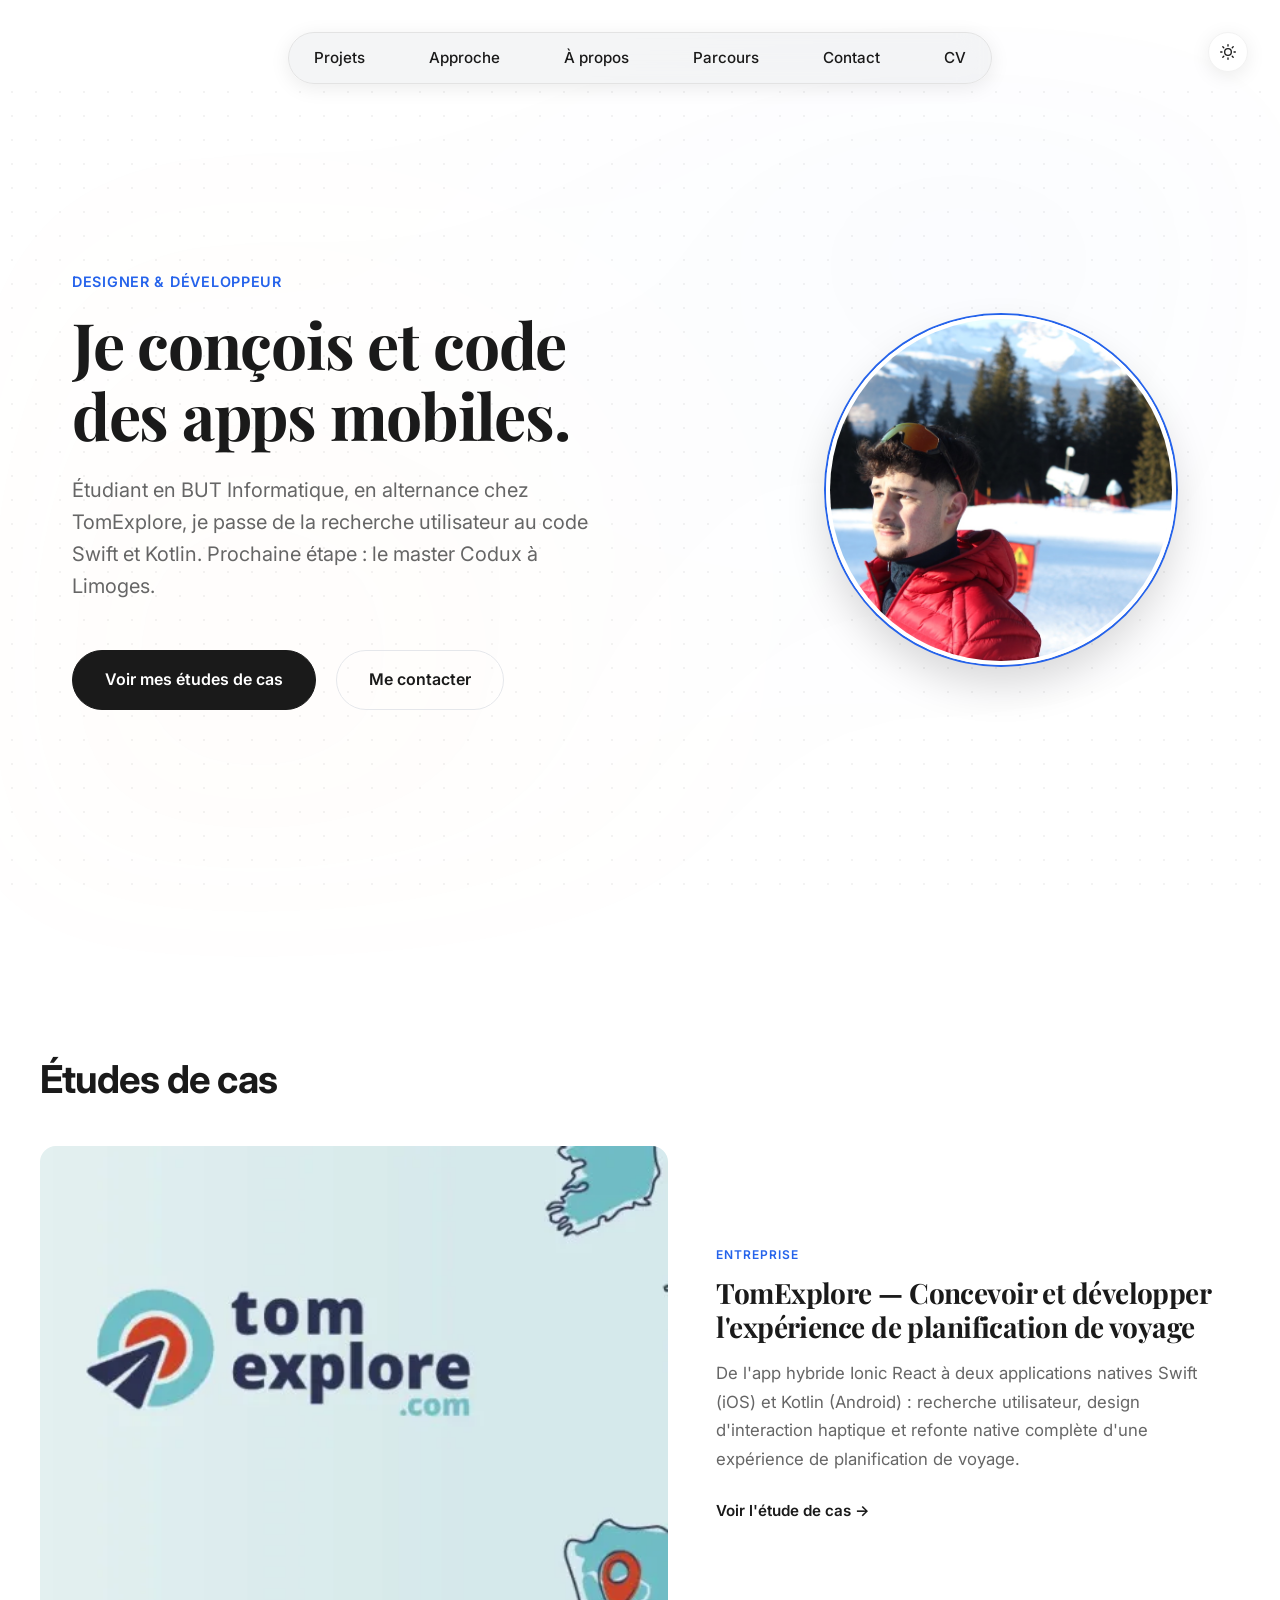
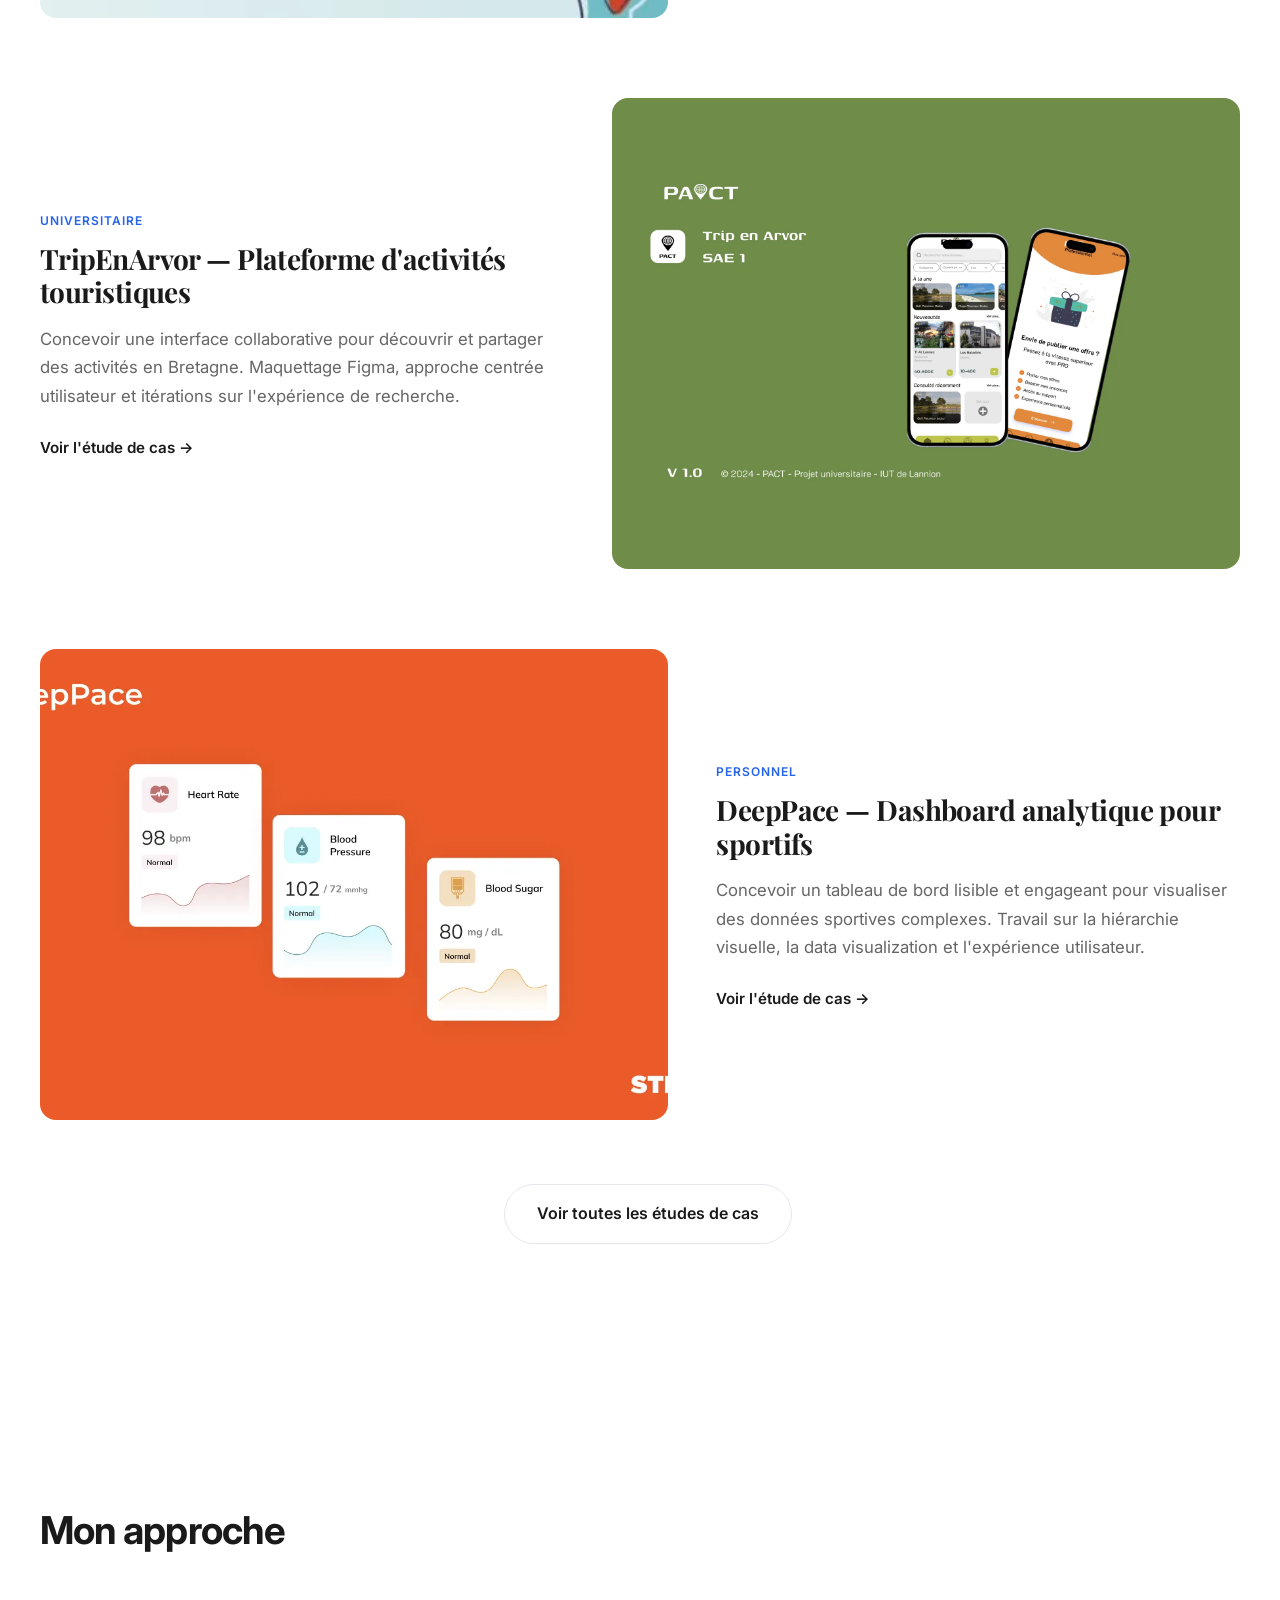
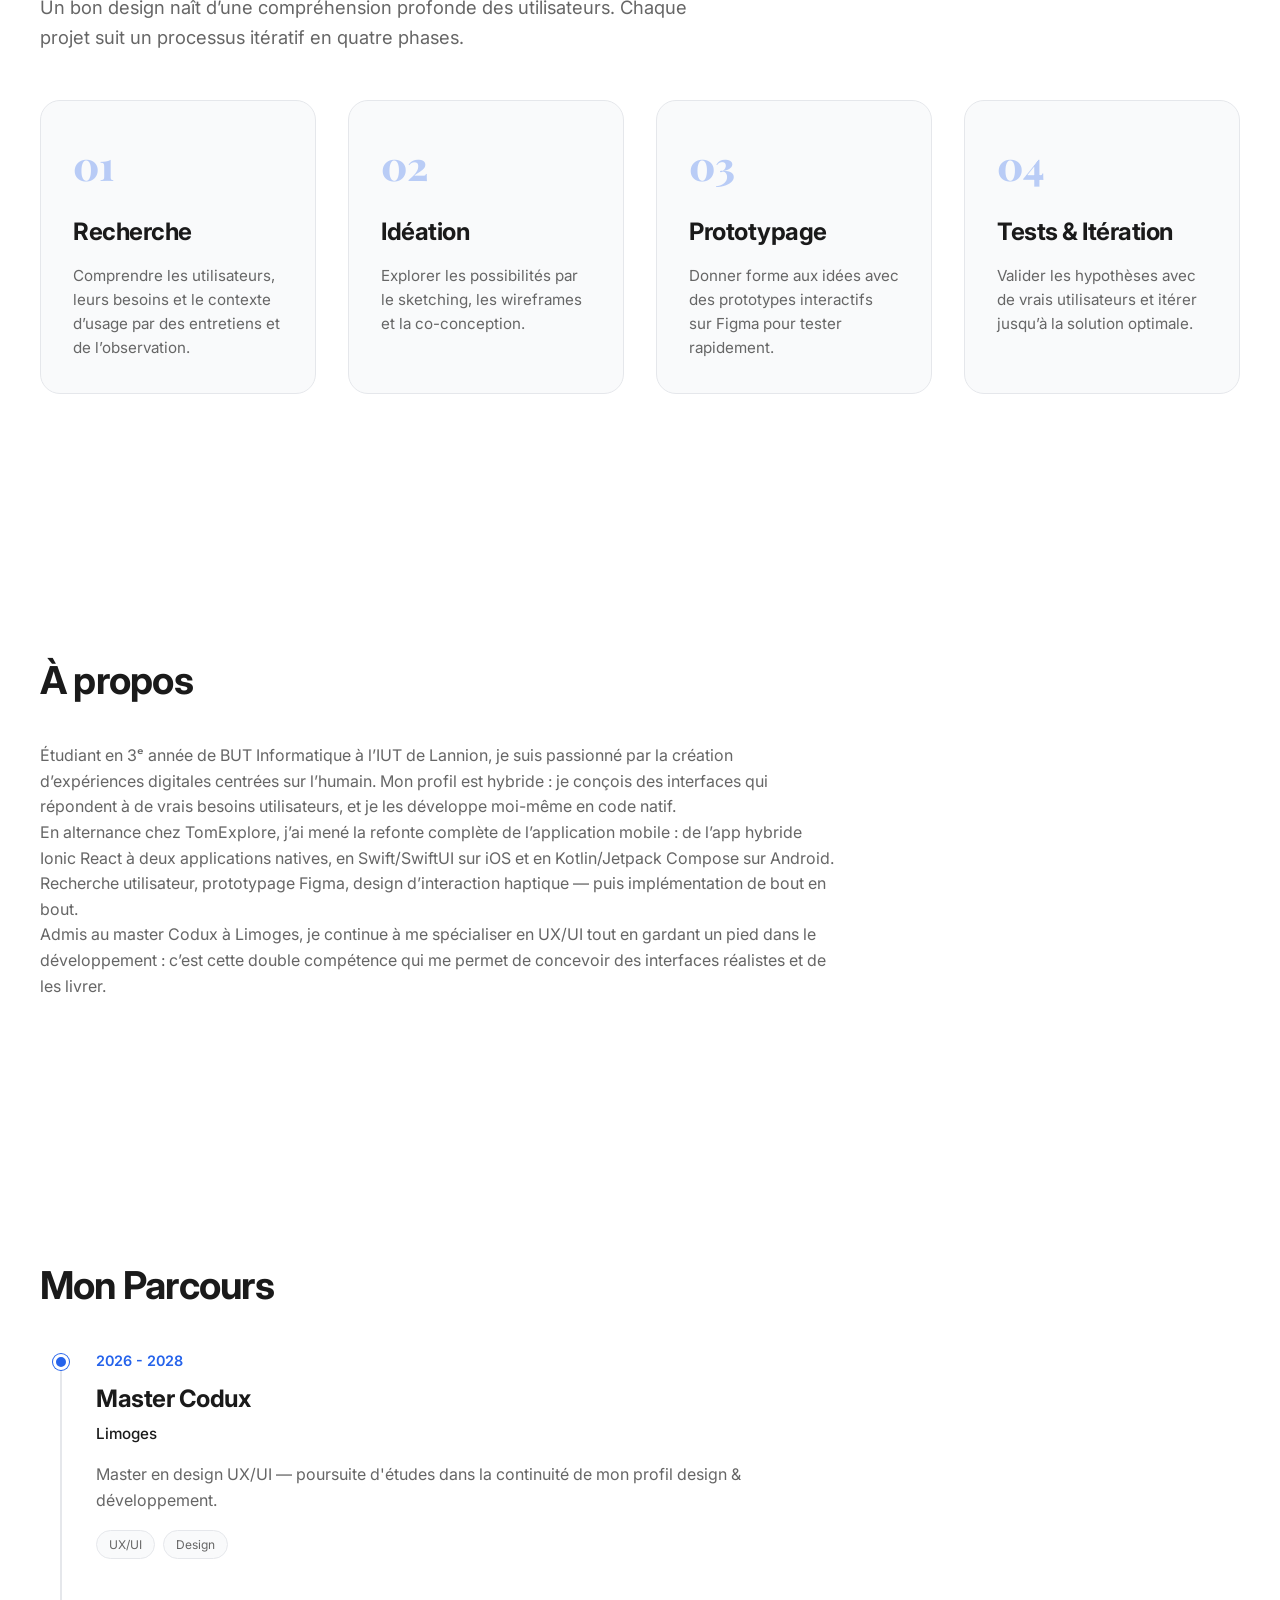
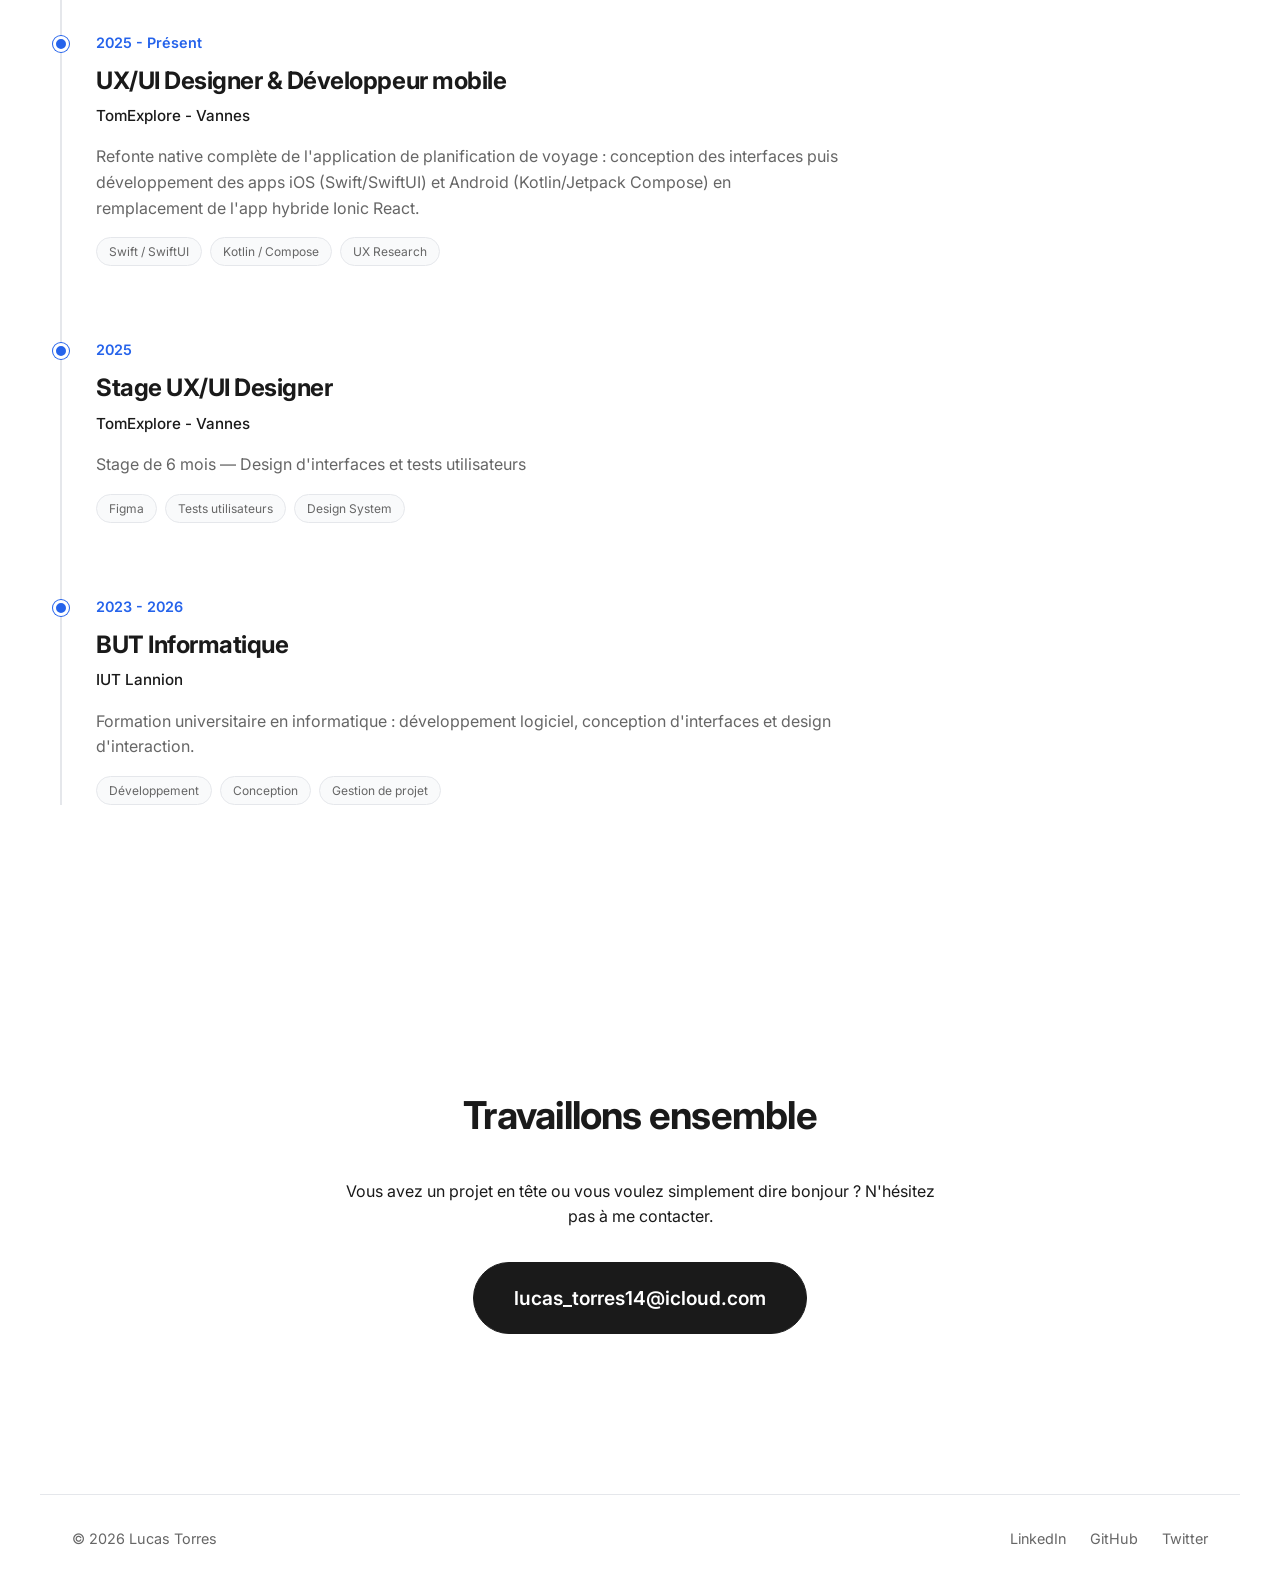
<file: index.html>
<!DOCTYPE html>
<html lang="fr">

<head>
    <meta charset="UTF-8">
    <meta name="viewport" content="width=device-width, initial-scale=1.0">
    <title>Lucas Torres | Designer & Développeur</title>
    <meta name="description"
        content="Portfolio de Lucas Torres, Designer UX/UI et Développeur mobile. Applications iOS et Android natives (Swift, Kotlin), recherche utilisateur et design d'interaction.">
    <link rel="icon" type="image/png" sizes="32x32" href="images/favicon-32x32.png">
    <link rel="icon" type="image/png" sizes="192x192" href="images/favicon-192x192.png">
    <link rel="apple-touch-icon" href="images/apple-touch-icon.png">
    <link rel="canonical" href="https://lucas-torres.com/">
    <meta property="og:title" content="Lucas Torres | Designer & Développeur">
    <meta property="og:description" content="Portfolio de Lucas Torres, Designer UX/UI et Développeur mobile. Applications iOS et Android natives (Swift, Kotlin), recherche utilisateur et design d'interaction.">
    <meta property="og:image" content="https://lucas-torres.com/images/photo1.jpeg">
    <meta property="og:url" content="https://lucas-torres.com/">
    <meta property="og:type" content="website">
    <meta property="og:locale" content="fr_FR">
    <meta property="og:site_name" content="Lucas Torres">
    <meta name="twitter:card" content="summary_large_image">
    <meta name="twitter:title" content="Lucas Torres | Designer & Développeur">
    <meta name="twitter:description" content="Portfolio de Lucas Torres, Designer UX/UI et Développeur mobile. Applications iOS et Android natives, recherche utilisateur et design d'interaction.">
    <meta name="twitter:image" content="https://lucas-torres.com/images/photo1.jpeg">
    <meta name="theme-color" content="#2563eb">
    <script>(function(){var d=document.documentElement,t=localStorage.getItem("theme");if(t==="dark"||(!t&&matchMedia("(prefers-color-scheme: dark)").matches)){d.setAttribute("data-theme","dark")}try{if(!sessionStorage.getItem("intro-seen")&&!matchMedia("(prefers-reduced-motion: reduce)").matches){d.classList.add("is-loading")}}catch(e){}})();</script>
    <link rel="stylesheet" href="styles.css">
    <link rel="preconnect" href="https://fonts.googleapis.com">
    <link rel="preconnect" href="https://fonts.gstatic.com" crossorigin>
    <link
        href="https://fonts.googleapis.com/css2?family=Inter:wght@300;400;600;700&family=Playfair+Display:wght@700&family=Montserrat:wght@400;500;600;700&display=swap"
        rel="stylesheet">
</head>

<body>
    <div class="preloader" id="preloader" aria-hidden="true">
        <div class="preloader-inner">
            <p class="preloader-name"><span style="--i:0">L</span><span style="--i:1">u</span><span style="--i:2">c</span><span style="--i:3">a</span><span style="--i:4">s</span><span class="preloader-space"></span><span style="--i:5">T</span><span style="--i:6">o</span><span style="--i:7">r</span><span style="--i:8">r</span><span style="--i:9">e</span><span style="--i:10">s</span></p>
            <div class="preloader-bar"><span></span></div>
        </div>
    </div>
    <div class="scroll-progress" aria-hidden="true"></div>
    <header class="header">
        <nav class="nav">
            <ul class="nav-links">
                <li><a href="#work">Projets</a></li>
                <li><a href="#approche">Approche</a></li>
                <li><a href="#about">À propos</a></li>
                <li><a href="#journey">Parcours</a></li>
                <li><a href="#contact">Contact</a></li>
                <li><a href="LucasCv.pdf" download="Lucas_Torres_CV.pdf">CV</a></li>
            </ul>
        </nav>
        <a href="index.html" class="mobile-logo">Lucas Torres</a>
        <button class="mobile-menu-toggle" aria-label="Ouvrir le menu">
            <span></span><span></span><span></span>
        </button>
        <div class="mobile-nav">
            <ul class="mobile-nav-links">
                <li><a href="#work">Projets</a></li>
                <li><a href="#approche">Approche</a></li>
                <li><a href="#about">A propos</a></li>
                <li><a href="#journey">Parcours</a></li>
                <li><a href="#contact">Contact</a></li>
                <li><a href="LucasCv.pdf" download="Lucas_Torres_CV.pdf">CV</a></li>
            </ul>
        </div>
        <button class="theme-toggle" aria-label="Changer le thème">
            <svg width="16" height="16" viewBox="0 0 24 24" fill="none" stroke="currentColor" stroke-width="2"
                stroke-linecap="round" stroke-linejoin="round">
                <circle cx="12" cy="12" r="5"></circle>
                <line x1="12" y1="1" x2="12" y2="3"></line>
                <line x1="12" y1="21" x2="12" y2="23"></line>
                <line x1="4.22" y1="4.22" x2="5.64" y2="5.64"></line>
                <line x1="18.36" y1="18.36" x2="19.78" y2="19.78"></line>
                <line x1="1" y1="12" x2="3" y2="12"></line>
                <line x1="21" y1="12" x2="23" y2="12"></line>
                <line x1="4.22" y1="19.78" x2="5.64" y2="18.36"></line>
                <line x1="18.36" y1="5.64" x2="19.78" y2="4.22"></line>
            </svg>
        </button>
    </header>

    <main>
        <section class="hero">
            <div class="container">
                <div class="hero-grid">
                    <div class="hero-content fade-in-up">
                        <p class="subtitle">Designer & Développeur</p>
                        <h1>Je conçois et code des apps mobiles.</h1>
                        <p class="description">
                            Étudiant en BUT Informatique, en alternance chez TomExplore, je passe de la recherche utilisateur au code Swift et Kotlin. Prochaine étape : le master Codux à Limoges.
                        </p>
                        <div class="cta-group">
                            <a href="#work" class="btn btn-primary">Voir mes études de cas</a>
                            <a href="#contact" class="btn btn-outline">Me contacter</a>
                        </div>
                    </div>
                    <div class="hero-image fade-in-up">
                        <img src="images/photo1.jpeg" alt="Lucas Torres" loading="lazy">
                    </div>
                </div>
            </div>
        </section>

        <section id="work" class="work container section-padding">
            <div class="projects-header fade-in-on-scroll">
                <h2 class="section-title">Études de cas</h2>
            </div>
            <div class="projects-grid">
                <article class="project-card fade-in-on-scroll" data-category="entreprise">
                    <a href="projets/tomexplore.html" class="case-study-link">
                        <div class="case-study-image">
                            <picture>
                                <source srcset="images/TomExplore.webp" type="image/webp">
                                <img src="images/TomExplore.jpeg" alt="TomExplore — application de planification de voyage" loading="lazy" class="img-tomexplore" width="600" height="450">
                            </picture>
                        </div>
                        <div class="case-study-info">
                            <span class="case-study-category">Entreprise</span>
                            <h3>TomExplore — Concevoir et développer l'expérience de planification de voyage</h3>
                            <p>De l'app hybride Ionic React à deux applications natives Swift (iOS) et Kotlin (Android) : recherche utilisateur, design d'interaction haptique et refonte native complète d'une expérience de planification de voyage.</p>
                            <span class="case-study-cta">Voir l'étude de cas &rarr;</span>
                        </div>
                    </a>
                </article>
                <article class="project-card fade-in-on-scroll" data-category="universitaire">
                    <a href="projets/tripenarvor.html" class="case-study-link">
                        <div class="case-study-image">
                            <picture>
                                <source srcset="images/tripenarvor.webp" type="image/webp">
                                <img src="images/tripenarvor.png" alt="TripEnArvor — plateforme d'activités touristiques en Bretagne" loading="lazy" width="600" height="450">
                            </picture>
                        </div>
                        <div class="case-study-info">
                            <span class="case-study-category">Universitaire</span>
                            <h3>TripEnArvor — Plateforme d'activités touristiques</h3>
                            <p>Concevoir une interface collaborative pour découvrir et partager des activités en Bretagne. Maquettage Figma, approche centrée utilisateur et itérations sur l'expérience de recherche.</p>
                            <span class="case-study-cta">Voir l'étude de cas &rarr;</span>
                        </div>
                    </a>
                </article>
                <article class="project-card fade-in-on-scroll" data-category="perso">
                    <a href="projets/deeppace.html" class="case-study-link">
                        <div class="case-study-image">
                            <picture>
                                <source srcset="images/deeppace.webp" type="image/webp">
                                <img src="images/deeppace.png" alt="DeepPace — dashboard analytique pour sportifs" loading="lazy" width="600" height="450">
                            </picture>
                        </div>
                        <div class="case-study-info">
                            <span class="case-study-category">Personnel</span>
                            <h3>DeepPace — Dashboard analytique pour sportifs</h3>
                            <p>Concevoir un tableau de bord lisible et engageant pour visualiser des données sportives complexes. Travail sur la hiérarchie visuelle, la data visualization et l'expérience utilisateur.</p>
                            <span class="case-study-cta">Voir l'étude de cas &rarr;</span>
                        </div>
                    </a>
                </article>
            </div>
            <div class="view-all-projects">
                <a href="projects.html" class="btn btn-outline">Voir toutes les études de cas</a>
            </div>
        </section>

        <section id="approche" class="approche container section-padding">
            <h2 class="section-title fade-in-on-scroll">Mon approche</h2>
            <p class="approche-intro fade-in-on-scroll">
                Un bon design naît d’une compréhension profonde des utilisateurs. Chaque projet suit un processus itératif en quatre phases.
            </p>
            <div class="approche-grid fade-in-on-scroll">
                <div class="approche-step">
                    <div class="step-number">01</div>
                    <h3>Recherche</h3>
                    <p>Comprendre les utilisateurs, leurs besoins et le contexte d’usage par des entretiens et de l’observation.</p>
                </div>
                <div class="approche-step">
                    <div class="step-number">02</div>
                    <h3>Idéation</h3>
                    <p>Explorer les possibilités par le sketching, les wireframes et la co-conception.</p>
                </div>
                <div class="approche-step">
                    <div class="step-number">03</div>
                    <h3>Prototypage</h3>
                    <p>Donner forme aux idées avec des prototypes interactifs sur Figma pour tester rapidement.</p>
                </div>
                <div class="approche-step">
                    <div class="step-number">04</div>
                    <h3>Tests & Itération</h3>
                    <p>Valider les hypothèses avec de vrais utilisateurs et itérer jusqu’à la solution optimale.</p>
                </div>
            </div>
        </section>

        <section id="about" class="about container section-padding">
            <div class="about-content fade-in-on-scroll">
                <div class="about-text">
                    <h2 class="section-title">À propos</h2>
                    <p>
                        Étudiant en 3ᵉ année de BUT Informatique à l’IUT de Lannion, je suis passionné par la création d’expériences digitales centrées sur l’humain. Mon profil est hybride : je conçois des interfaces qui répondent à de vrais besoins utilisateurs, et je les développe moi-même en code natif.
                    </p>
                    <p>
                        En alternance chez TomExplore, j’ai mené la refonte complète de l’application mobile : de l’app hybride Ionic React à deux applications natives, en Swift/SwiftUI sur iOS et en Kotlin/Jetpack Compose sur Android. Recherche utilisateur, prototypage Figma, design d’interaction haptique — puis implémentation de bout en bout.
                    </p>
                    <p>
                        Admis au master Codux à Limoges, je continue à me spécialiser en UX/UI tout en gardant un pied dans le développement : c’est cette double compétence qui me permet de concevoir des interfaces réalistes et de les livrer.
                    </p>
                </div>
            </div>
        </section>

        <section id="journey" class="journey container section-padding">
            <h2 class="section-title fade-in-on-scroll">Mon Parcours</h2>
            <div class="timeline fade-in-on-scroll">
                <div class="timeline-line"></div>

                <!-- Item: Master Codux -->
                <div class="timeline-item">
                    <div class="timeline-dot"></div>
                    <div class="timeline-date">2026 - 2028</div>
                    <div class="timeline-content">
                        <h3>Master Codux</h3>
                        <span class="company">Limoges</span>
                        <p>Master en design UX/UI — poursuite d'études dans la continuité de mon profil design & développement.</p>
                        <div class="tags">
                            <span>UX/UI</span>
                            <span>Design</span>
                        </div>
                    </div>
                </div>

                <!-- Item 1: TomExplore -->
                <div class="timeline-item">
                    <div class="timeline-dot"></div>
                    <div class="timeline-date">2025 - Présent</div>
                    <div class="timeline-content">
                        <h3>UX/UI Designer & Développeur mobile</h3>
                        <span class="company">TomExplore - Vannes</span>
                        <p>Refonte native complète de l'application de planification de voyage : conception des interfaces puis développement des apps iOS (Swift/SwiftUI) et Android (Kotlin/Jetpack Compose) en remplacement de l'app hybride Ionic React.</p>
                        <div class="tags">
                            <span>Swift / SwiftUI</span>
                            <span>Kotlin / Compose</span>
                            <span>UX Research</span>
                        </div>
                    </div>
                </div>

                <!-- Item: Stage TomExplore -->
                <div class="timeline-item">
                    <div class="timeline-dot"></div>
                    <div class="timeline-date">2025</div>
                    <div class="timeline-content">
                        <h3>Stage UX/UI Designer</h3>
                        <span class="company">TomExplore - Vannes</span>
                        <p>Stage de 6 mois — Design d'interfaces et tests utilisateurs</p>
                        <div class="tags">
                            <span>Figma</span>
                            <span>Tests utilisateurs</span>
                            <span>Design System</span>
                        </div>
                    </div>
                </div>

                <!-- Item 2: BUT Informatique -->
                <div class="timeline-item">
                    <div class="timeline-dot"></div>
                    <div class="timeline-date">2023 - 2026</div>
                    <div class="timeline-content">
                        <h3>BUT Informatique</h3>
                        <span class="company">IUT Lannion</span>
                        <p>Formation universitaire en informatique : développement logiciel, conception d'interfaces et design d'interaction.</p>
                        <div class="tags">
                            <span>Développement</span>
                            <span>Conception</span>
                            <span>Gestion de projet</span>
                        </div>
                    </div>
                </div>
            </div>
        </section>

        <section id="contact" class="contact container section-padding">
            <div class="contact-content fade-in-on-scroll">
                <h2 class="section-title">Travaillons ensemble</h2>
                <p>Vous avez un projet en tête ou vous voulez simplement dire bonjour ? N'hésitez pas à me contacter.
                </p>
                <a href="mailto:lucas_torres14@icloud.com"
                    class="btn btn-primary big-btn">lucas_torres14@icloud.com</a>
            </div>
        </section>
    </main>

    <footer class="footer container">
        <p>&copy; 2026 Lucas Torres</p>
        <div class="social-links">
            <a href="https://www.linkedin.com/in/lucastorres14/" target="_blank" rel="noopener noreferrer">LinkedIn</a>
            <a href="https://github.com/LucasOtw" target="_blank" rel="noopener noreferrer">GitHub</a>
            <a href="https://x.com/_LuCaS_tS_" target="_blank" rel="noopener noreferrer">Twitter</a>
        </div>
    </footer>

    <script type="application/ld+json">
    {
        "@context": "https://schema.org",
        "@type": "Person",
        "name": "Lucas Torres",
        "jobTitle": "UX/UI Designer & Développeur mobile",
        "url": "https://lucas-torres.com",
        "email": "lucas_torres14@icloud.com",
        "sameAs": [
            "https://www.linkedin.com/in/lucastorres14/",
            "https://github.com/LucasOtw",
            "https://x.com/_LuCaS_tS_"
        ],
        "worksFor": {
            "@type": "Organization",
            "name": "TomExplore"
        },
        "alumniOf": {
            "@type": "EducationalOrganization",
            "name": "IUT Lannion"
        },
        "knowsAbout": ["UX Design", "UI Design", "Recherche utilisateur", "Prototypage", "Figma", "Design d'interaction", "Développement iOS", "Swift", "SwiftUI", "Développement Android", "Kotlin", "Jetpack Compose"]
    }
    </script>
    <script src="script.js"></script>
</body>

</html>
</file>
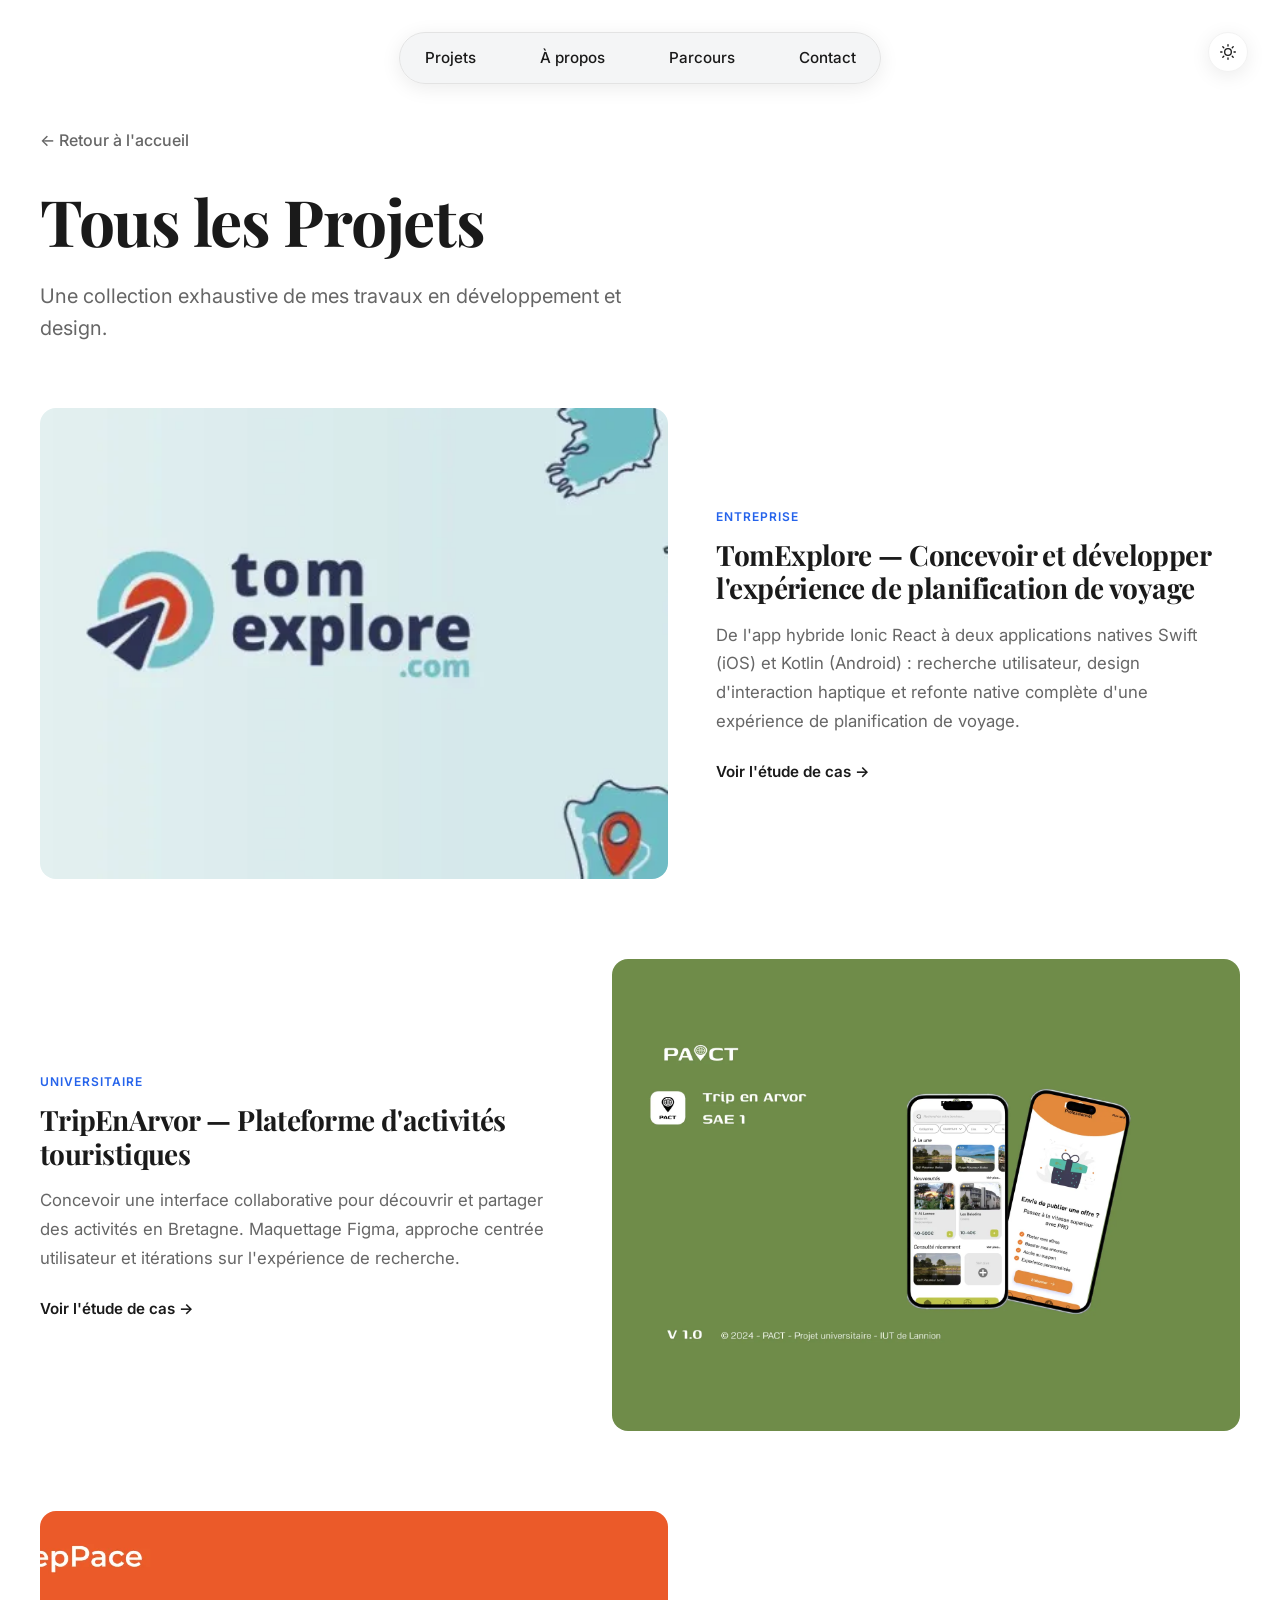
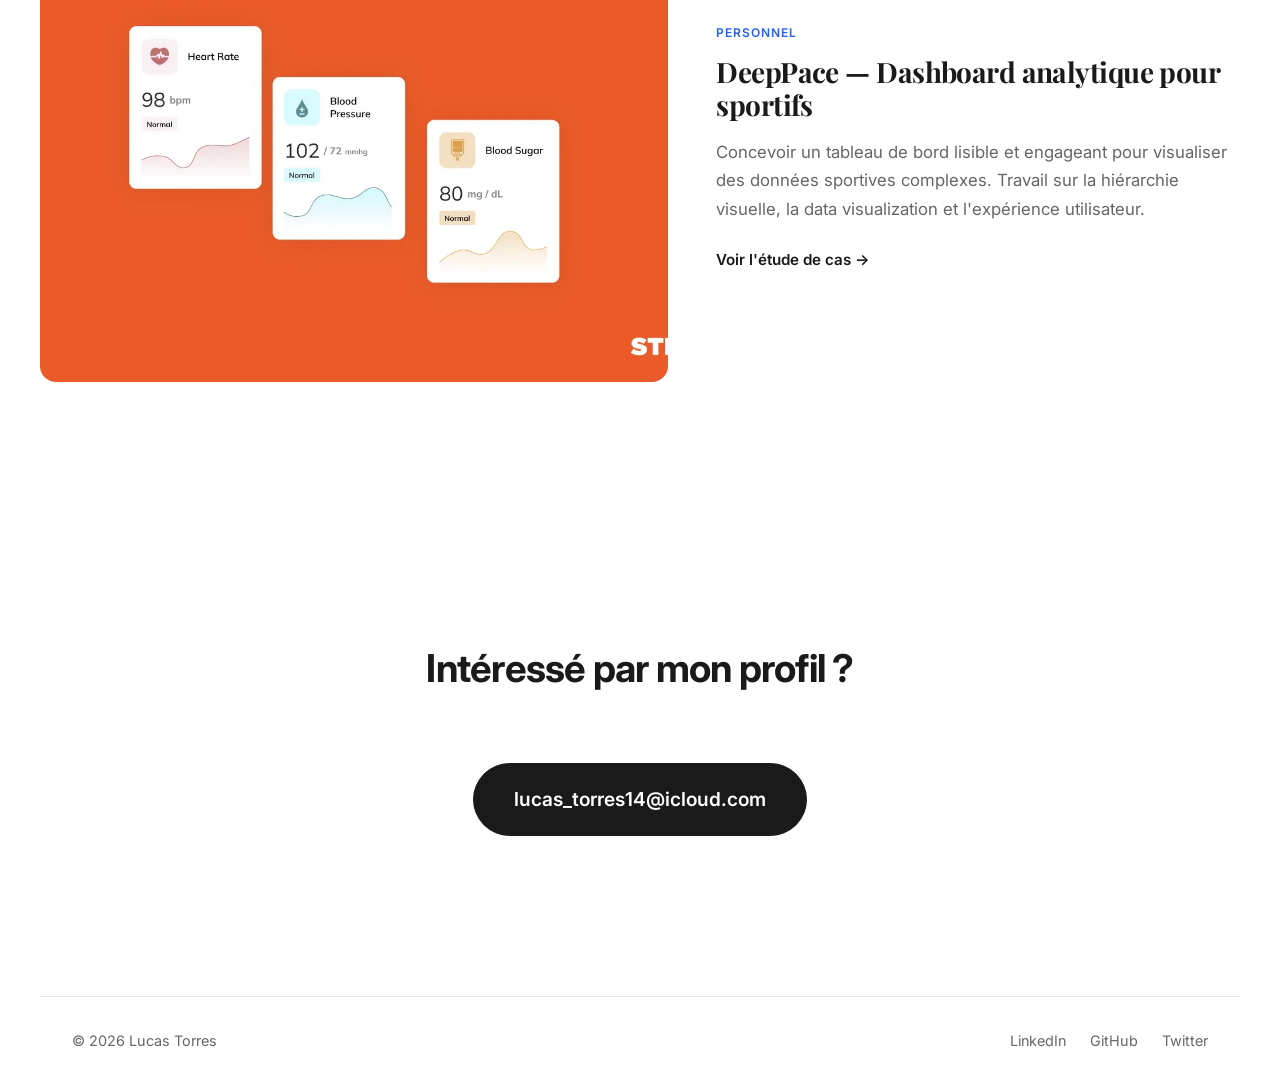
<file: projects.html>
<!DOCTYPE html>
<html lang="fr">
<head>
    <meta charset="UTF-8">
    <meta name="viewport" content="width=device-width, initial-scale=1.0">
    <title>Tous les Projets | Lucas Torres</title>
    <meta name="description" content="Découvrez l'ensemble des projets réalisés par Lucas Torres.">
    <link rel="icon" type="image/png" sizes="32x32" href="images/favicon-32x32.png">
    <link rel="icon" type="image/png" sizes="192x192" href="images/favicon-192x192.png">
    <link rel="apple-touch-icon" href="images/apple-touch-icon.png">
    <link rel="canonical" href="https://lucas-torres.com/projects">
    <meta property="og:title" content="Projets | Lucas Torres">
    <meta property="og:description" content="Découvrez l'ensemble des projets réalisés par Lucas Torres.">
    <meta property="og:image" content="https://lucas-torres.com/images/photo1.jpeg">
    <meta property="og:url" content="https://lucas-torres.com/projects">
    <meta property="og:type" content="website">
    <meta property="og:locale" content="fr_FR">
    <meta property="og:site_name" content="Lucas Torres">
    <meta name="twitter:card" content="summary_large_image">
    <meta name="twitter:title" content="Projets | Lucas Torres">
    <meta name="twitter:description" content="Découvrez l'ensemble des projets réalisés par Lucas Torres.">
    <meta name="twitter:image" content="https://lucas-torres.com/images/photo1.jpeg">
    <meta name="theme-color" content="#2563eb">
    <script>(function(){var t=localStorage.getItem("theme");if(t==="dark"||(!t&&matchMedia("(prefers-color-scheme: dark)").matches)){document.documentElement.setAttribute("data-theme","dark")}})();</script>
    <link rel="stylesheet" href="styles.css">
    <link rel="preconnect" href="https://fonts.googleapis.com">
    <link rel="preconnect" href="https://fonts.gstatic.com" crossorigin>
    <link href="https://fonts.googleapis.com/css2?family=Inter:wght@300;400;600;700&family=Playfair+Display:wght@700&family=Montserrat:wght@400;500;600;700&display=swap" rel="stylesheet">
</head>
<body>
    <header class="header">
        <nav class="nav">
            <ul class="nav-links">
                <li><a href="index.html#work">Projets</a></li>
                <li><a href="index.html#about">À propos</a></li>
                <li><a href="index.html#journey">Parcours</a></li>
                <li><a href="index.html#contact">Contact</a></li>
            </ul>
        </nav>
        <a href="index.html" class="mobile-logo">Lucas Torres</a>
        <button class="mobile-menu-toggle" aria-label="Ouvrir le menu">
            <span></span><span></span><span></span>
        </button>
        <div class="mobile-nav">
            <ul class="mobile-nav-links">
                <li><a href="index.html#work">Projets</a></li>
                <li><a href="index.html#about">A propos</a></li>
                <li><a href="index.html#journey">Parcours</a></li>
                <li><a href="index.html#contact">Contact</a></li>
            </ul>
        </div>
        <button class="theme-toggle" aria-label="Changer le thème">
            <svg width="16" height="16" viewBox="0 0 24 24" fill="none" stroke="currentColor" stroke-width="2"
                stroke-linecap="round" stroke-linejoin="round">
                <circle cx="12" cy="12" r="5"></circle>
                <line x1="12" y1="1" x2="12" y2="3"></line>
                <line x1="12" y1="21" x2="12" y2="23"></line>
                <line x1="4.22" y1="4.22" x2="5.64" y2="5.64"></line>
                <line x1="18.36" y1="18.36" x2="19.78" y2="19.78"></line>
                <line x1="1" y1="12" x2="3" y2="12"></line>
                <line x1="21" y1="12" x2="23" y2="12"></line>
                <line x1="4.22" y1="19.78" x2="5.64" y2="18.36"></line>
                <line x1="18.36" y1="5.64" x2="19.78" y2="4.22"></line>
            </svg>
        </button>
    </header>

    <main>
        <section class="container section-padding projects-header-section">
            <div class="fade-in-up">
                <a href="index.html" class="back-link">&larr; Retour à l'accueil</a>
                <h1 class="projects-main-title">Tous les Projets</h1>
                <p class="description">Une collection exhaustive de mes travaux en développement et design.</p>
            </div>

            <div class="projects-grid projects-grid-offset">
                <article class="project-card fade-in-on-scroll" data-category="entreprise">
                    <a href="projets/tomexplore.html" class="case-study-link">
                        <div class="case-study-image">
                            <picture>
                                <source srcset="images/TomExplore.webp" type="image/webp">
                                <img src="images/TomExplore.jpeg" alt="TomExplore — application de planification de voyage" loading="lazy" class="img-tomexplore" width="600" height="450">
                            </picture>
                        </div>
                        <div class="case-study-info">
                            <span class="case-study-category">Entreprise</span>
                            <h3>TomExplore — Concevoir et développer l'expérience de planification de voyage</h3>
                            <p>De l'app hybride Ionic React à deux applications natives Swift (iOS) et Kotlin (Android) : recherche utilisateur, design d'interaction haptique et refonte native complète d'une expérience de planification de voyage.</p>
                            <span class="case-study-cta">Voir l'étude de cas &rarr;</span>
                        </div>
                    </a>
                </article>
                <article class="project-card fade-in-on-scroll" data-category="universitaire">
                    <a href="projets/tripenarvor.html" class="case-study-link">
                        <div class="case-study-image">
                            <picture>
                                <source srcset="images/tripenarvor.webp" type="image/webp">
                                <img src="images/tripenarvor.png" alt="TripEnArvor — plateforme d'activités touristiques en Bretagne" loading="lazy" width="600" height="450">
                            </picture>
                        </div>
                        <div class="case-study-info">
                            <span class="case-study-category">Universitaire</span>
                            <h3>TripEnArvor — Plateforme d'activités touristiques</h3>
                            <p>Concevoir une interface collaborative pour découvrir et partager des activités en Bretagne. Maquettage Figma, approche centrée utilisateur et itérations sur l'expérience de recherche.</p>
                            <span class="case-study-cta">Voir l'étude de cas &rarr;</span>
                        </div>
                    </a>
                </article>
                <article class="project-card fade-in-on-scroll" data-category="perso">
                    <a href="projets/deeppace.html" class="case-study-link">
                        <div class="case-study-image">
                            <picture>
                                <source srcset="images/deeppace.webp" type="image/webp">
                                <img src="images/deeppace.png" alt="DeepPace — dashboard analytique pour sportifs" loading="lazy" width="600" height="450">
                            </picture>
                        </div>
                        <div class="case-study-info">
                            <span class="case-study-category">Personnel</span>
                            <h3>DeepPace — Dashboard analytique pour sportifs</h3>
                            <p>Concevoir un tableau de bord lisible et engageant pour visualiser des données sportives complexes. Travail sur la hiérarchie visuelle, la data visualization et l'expérience utilisateur.</p>
                            <span class="case-study-cta">Voir l'étude de cas &rarr;</span>
                        </div>
                    </a>
                </article>
            </div>
        </section>

        <section class="contact container section-padding">
            <div class="contact-content fade-in-on-scroll">
                <h2 class="section-title">Intéressé par mon profil ?</h2>
                <a href="mailto:lucas_torres14@icloud.com" class="btn btn-primary big-btn">lucas_torres14@icloud.com</a>
            </div>
        </section>
    </main>

    <footer class="footer container">
        <p>&copy; 2026 Lucas Torres</p>
        <div class="social-links">
            <a href="https://www.linkedin.com/in/lucastorres14/" target="_blank" rel="noopener noreferrer">LinkedIn</a>
            <a href="https://github.com/LucasOtw" target="_blank" rel="noopener noreferrer">GitHub</a>
            <a href="https://x.com/_LuCaS_tS_" target="_blank" rel="noopener noreferrer">Twitter</a>
        </div>
    </footer>

    <script src="script.js"></script>
</body>
</html>
</file>
<file: styles.css>
:root {
    --bg-color: #ffffff;
    --text-color: #1a1a1a;
    --accent-color: #2563eb;
    --secondary-text: #666666;
    --card-bg: #f9fafb;
    --border-color: #e5e7eb;
    --font-sans: 'Inter', -apple-system, BlinkMacSystemFont, sans-serif;
    --font-serif: 'Playfair Display', serif;
    --container-width: 1200px;
    --transition-base: 0.3s cubic-bezier(0.25, 0.46, 0.45, 0.94);
}

[data-theme="dark"] {
    --bg-color: #0f172a;
    --text-color: #f1f5f9;
    --accent-color: #60a5fa;
    --secondary-text: #94a3b8;
    --card-bg: #1e293b;
    --border-color: #334155;
}

* {
    margin: 0;
    padding: 0;
    box-sizing: border-box;
}

html {
    scroll-behavior: smooth;
    font-size: 16px;
}

body {
    font-family: var(--font-sans);
    background-color: var(--bg-color);
    color: var(--text-color);
    line-height: 1.6;
    transition: background-color var(--transition-base), color var(--transition-base);
    overflow-x: hidden;
    position: relative;
}


h1,
h2,
h3,
.logo {
    font-weight: 700;
    letter-spacing: -0.02em;
}

h1 {
    font-family: var(--font-serif);
    font-size: clamp(2.5rem, 5vw, 4.5rem);
    line-height: 1.1;
    margin-bottom: 1.5rem;
}

h2 {
    font-size: clamp(2rem, 3vw, 2.5rem);
    margin-bottom: 2rem;
    margin-top: 4rem;
}

h3 {
    font-size: 1.5rem;
    margin-bottom: 0.5rem;
}


a {
    color: inherit;
    text-decoration: none;
    transition: color var(--transition-base);
}

ul {
    list-style: none;
}

/* Utility Classes */
.container {
    max-width: var(--container-width);
    margin: 0 auto;
    padding: 0 2rem;
}

.section-padding {
    padding: 6rem 0;
}

.btn {
    display: inline-block;
    padding: 1rem 2rem;
    border-radius: 50px;
    font-weight: 600;
    transition: transform var(--transition-base), box-shadow var(--transition-base);
    cursor: pointer;
}

.btn:hover {
    transform: translateY(-2px);
    box-shadow: 0 4px 12px rgba(0, 0, 0, 0.1);
}

.btn-primary {
    background-color: var(--text-color);
    color: var(--bg-color);
    border: 1px solid var(--text-color);
}

.btn-outline {
    background-color: transparent;
    border: 1px solid var(--border-color);
    margin-left: 1rem;
}

.btn-outline:hover {
    border-color: var(--text-color);
}


.header {
    position: fixed;
    top: 2rem;
    left: 0;
    width: 100%;
    display: flex;
    justify-content: center;
    align-items: center;
    z-index: 100;
    pointer-events: none;
}

.nav {
    display: flex;
    justify-content: center;
    align-items: center;
    gap: 2rem;
    padding: 0.75rem 0.56rem;
    background-color: rgba(217, 220, 224, 0.3);
    backdrop-filter: blur(16px);
    -webkit-backdrop-filter: blur(16px);
    border-radius: 50px;
    border: 1.9px solid #e3e3e3;
    box-shadow: 0px 4.06px 20.28px rgb(0 0 0 / 8%);
    pointer-events: auto;
    transition: transform var(--transition-base), background-color var(--transition-base), box-shadow var(--transition-base);
}

.theme-toggle {
    position: fixed;
    top: 2rem;
    right: 2rem;
    background: white;
    backdrop-filter: blur(16px);
    -webkit-backdrop-filter: blur(16px);
    border: 1.9px solid #f2f2f2;
    color: var(--text-color);
    cursor: pointer;
    width: 40px;
    height: 40px;
    display: flex;
    align-items: center;
    justify-content: center;
    border-radius: 50%;
    pointer-events: auto;
    transition: background-color var(--transition-base), transform var(--transition-base);
    box-shadow: 0px 4.06px 20.28px rgb(0 0 0 / 8%);
}

[data-theme="dark"] .nav {
    background-color: rgba(107, 114, 128, 0.3);
    box-shadow:
        0 4px 6px -1px rgba(0, 0, 0, 0.2),
        inset 0 0 0 1px rgba(255, 255, 255, 0.1);
}

[data-theme="dark"] .theme-toggle {
    background-color: rgba(15, 23, 42, 0.7);
    box-shadow:
        0 4px 6px -1px rgba(0, 0, 0, 0.2),
        inset 0 0 0 1px rgba(255, 255, 255, 0.05);
}

.theme-toggle:hover {
    background-color: rgba(255, 255, 255, 0.8);
    transform: scale(1.05);
}

[data-theme="dark"] .theme-toggle:hover {
    background-color: rgba(15, 23, 42, 0.8);
}

.nav-links {
    display: flex;
    gap: 2rem;
}

.nav-links a {
    font-size: 0.95rem;
    font-weight: 500;
    position: relative;
    padding: 0.5rem 1rem;
    border-radius: 20px;
    transition: background-color var(--transition-base), color var(--transition-base);
}

.nav-links a:hover {
    background-color: var(--accent-color);
    color: white;
}

.mobile-logo {
    display: none;
}

.mobile-menu-toggle {
    display: none;
}

.mobile-nav {
    display: none;
}

.hero {
    min-height: 100vh;
    display: flex;
    align-items: center;
    padding-top: 5rem;
    position: relative;
}

@keyframes bg-pulse {
    0% {
        transform: scale(1);
        opacity: 0.8;
    }

    100% {
        transform: scale(1.1);
        opacity: 0.9;
    }
}

.custom-shape-divider-bottom-1678901234 {
    position: absolute;
    bottom: 0;
    left: 0;
    width: 100%;
    overflow: hidden;
    line-height: 0;
    transform: rotate(180deg);
}

.custom-shape-divider-bottom-1678901234 svg {
    position: relative;
    display: block;
    width: calc(100% + 1.3px);
    height: 100px;
}

.custom-shape-divider-bottom-1678901234 .shape-fill {
    fill: var(--bg-color);
    opacity: 0.8;
}

[data-theme="dark"] .custom-shape-divider-bottom-1678901234 .shape-fill {
    fill: var(--bg-color);
}

.hero::before {
    content: '';
    position: absolute;
    top: 5rem;
    left: 0;
    width: 100%;
    height: calc(100% - 5rem);
    background-image: radial-gradient(var(--secondary-text) 1.5px, transparent 1.5px);
    background-size: 24px 24px;
    opacity: 0.08;
    z-index: -2;
    pointer-events: none;
}

.hero::after {
    content: '';
    position: absolute;
    top: 5rem;
    left: 0;
    width: 100%;
    height: calc(100% - 5rem);
    background:
        radial-gradient(circle at 75% 20%, rgba(37, 99, 235, 0.2) 0%, transparent 50%),
        radial-gradient(circle at 20% 70%, rgba(255, 170, 100, 0.25) 0%, transparent 50%);
    opacity: 0.1;
    z-index: -1;
    filter: blur(80px);
    animation: bg-pulse 8s ease-in-out infinite alternate;
    pointer-events: none;
}


.hero-grid {
    display: grid;
    grid-template-columns: 1fr 1fr;
    gap: 4rem;
    align-items: center;
}

.hero-content {
    max-width: 600px;
}

.hero-image {
    display: flex;
    justify-content: flex-end;
    align-items: center;
    animation: float 6s ease-in-out infinite;
    padding-right: 2rem;
}

.hero-image img {
    width: 350px;
    height: 350px;
    object-fit: cover;
    border-radius: 50%;
    border: 4px solid var(--bg-color);
    box-shadow:
        0 0 0 2px var(--accent-color),
        0 20px 40px rgba(0, 0, 0, 0.15);
    transition: transform 0.4s cubic-bezier(0.25, 0.46, 0.45, 0.94), box-shadow 0.4s ease;
}

.hero-image img:hover {
    transform: scale(1.02);
    box-shadow:
        0 0 0 4px var(--accent-color),
        0 30px 60px rgba(0, 0, 0, 0.2);
}

@keyframes float {
    0% {
        transform: translateY(0px);
    }

    50% {
        transform: translateY(-15px);
    }

    100% {
        transform: translateY(0px);
    }
}

.subtitle {
    color: var(--accent-color);
    font-weight: 600;
    margin-bottom: 1rem;
    text-transform: uppercase;
    letter-spacing: 0.05em;
    font-size: 0.9rem;
}

.description {
    font-size: 1.25rem;
    color: var(--secondary-text);
    max-width: 600px;
    margin-bottom: 3rem;
}

.projects-header {
    display: flex;
    justify-content: space-between;
    align-items: center;
    margin-bottom: 3rem;
    flex-wrap: wrap;
    gap: 1.5rem;
}

.projects-header .section-title {
    margin-bottom: 0;
    line-height: 1;
}

.project-filters {
    display: flex;
    gap: 0.75rem;
    flex-wrap: wrap;
}

.filter-btn {
    padding: 0.5rem 1.25rem;
    border-radius: 25px;
    border: 1px solid var(--border-color);
    background-color: transparent;
    color: var(--text-color);
    font-size: 0.9rem;
    font-weight: 500;
    cursor: pointer;
    transition: all var(--transition-base);
    font-family: var(--font-sans);
}

.filter-btn:hover {
    border-color: var(--accent-color);
    color: var(--accent-color);
}

.filter-btn.active {
    background-color: var(--accent-color);
    color: white;
    border-color: var(--accent-color);
}

.projects-grid {
    display: flex;
    flex-direction: column;
    gap: 5rem;
}

.project-card {
    position: relative;
    transition: opacity 0.3s ease, transform 0.3s ease;
}

.project-card.hidden {
    display: none;
}

.project-image {
    width: 100%;
    aspect-ratio: 4/3;
    overflow: hidden;
    border-radius: 12px;
    margin-bottom: 1.5rem;
    position: relative;
}

.project-image-link {
    display: block;
    text-decoration: none;
    color: inherit;
}

.project-image-link:hover .project-image img {
    transform: scale(1.05);
}

.project-badge {
    position: absolute;
    top: 0.75rem;
    right: 0.75rem;
    padding: 0.35rem 0.85rem;
    background-color: rgba(255, 255, 255, 0.95);
    backdrop-filter: blur(10px);
    border-radius: 20px;
    font-size: 0.75rem;
    font-weight: 600;
    color: var(--text-color);
    box-shadow: 0 2px 8px rgba(0, 0, 0, 0.1);
    opacity: 0.8;
    transition: opacity var(--transition-base);
}

[data-theme="dark"] .project-badge {
    background-color: rgba(30, 41, 59, 0.95);
    color: var(--text-color);
}

.project-card:hover .project-badge {
    opacity: 1;
}

.project-image img {
    width: 100%;
    height: 100%;
    object-fit: cover;
    transition: transform 0.6s cubic-bezier(0.22, 1, 0.36, 1);
}

.project-image img.img-tomexplore {
    object-position: 40% center;
}

.project-info h3 {
    margin-bottom: 0.5rem;
}

.project-info p {
    color: var(--secondary-text);
    font-size: 0.95rem;
    margin-bottom: 1rem;
}

.tags {
    display: flex;
    flex-wrap: wrap;
    gap: 0.5rem;
    margin-bottom: 1.5rem;
}

.tags span {
    font-size: 0.75rem;
    padding: 0.25rem 0.75rem;
    background-color: var(--card-bg);
    border: 1px solid var(--border-color);
    border-radius: 20px;
    color: var(--secondary-text);
}

.project-link {
    font-weight: 600;
    font-size: 0.9rem;
    display: inline-flex;
    align-items: center;
    gap: 0.5rem;
}

.project-link:hover {
    gap: 0.75rem;
}

/* Case Study Cards */
.case-study-link {
    display: grid;
    grid-template-columns: 1.2fr 1fr;
    gap: 3rem;
    align-items: center;
    text-decoration: none;
    color: inherit;
}

.project-card:nth-child(even) .case-study-link {
    grid-template-columns: 1fr 1.2fr;
}

.project-card:nth-child(even) .case-study-image {
    order: 2;
}

.project-card:nth-child(even) .case-study-info {
    order: 1;
}

.case-study-image {
    aspect-ratio: 4/3;
    overflow: hidden;
    border-radius: 16px;
}

.case-study-image img {
    width: 100%;
    height: 100%;
    object-fit: cover;
    transition: transform 0.6s cubic-bezier(0.22, 1, 0.36, 1);
}

.case-study-image img.img-tomexplore {
    object-position: 40% center;
}

.case-study-link:hover .case-study-image img {
    transform: scale(1.03);
}

.case-study-category {
    display: inline-block;
    font-size: 0.75rem;
    font-weight: 600;
    text-transform: uppercase;
    letter-spacing: 0.08em;
    color: var(--accent-color);
    margin-bottom: 0.75rem;
}

.case-study-info h3 {
    font-size: 1.75rem;
    margin-bottom: 1rem;
    font-family: var(--font-serif);
    line-height: 1.2;
}

.case-study-info p {
    color: var(--secondary-text);
    font-size: 1.05rem;
    line-height: 1.7;
    margin-bottom: 1.5rem;
}

.case-study-cta {
    font-weight: 600;
    font-size: 0.95rem;
    color: var(--text-color);
    display: inline-flex;
    align-items: center;
    gap: 0.5rem;
    transition: gap 0.3s ease, color 0.3s ease;
}

.case-study-link:hover .case-study-cta {
    gap: 0.75rem;
    color: var(--accent-color);
}

/* Approche Section */
.approche-intro {
    max-width: 700px;
    color: var(--secondary-text);
    font-size: 1.15rem;
    margin-bottom: 3rem;
}

.approche-grid {
    display: grid;
    grid-template-columns: repeat(4, 1fr);
    gap: 2rem;
}

.approche-step {
    padding: 2rem;
    border: 1px solid var(--border-color);
    border-radius: 20px;
    background: var(--card-bg);
    transition: transform var(--transition-base), box-shadow var(--transition-base);
}

.approche-step:hover {
    transform: translateY(-6px);
    box-shadow: 0 16px 40px rgba(0, 0, 0, 0.08);
}

[data-theme="dark"] .approche-step:hover {
    box-shadow: 0 16px 40px rgba(0, 0, 0, 0.3);
}

.step-number {
    font-size: 2.5rem;
    font-weight: 800;
    color: var(--accent-color);
    opacity: 0.3;
    margin-bottom: 1rem;
    font-family: var(--font-serif);
}

.approche-step h3 {
    margin-bottom: 0.75rem;
}

.approche-step p {
    color: var(--secondary-text);
    font-size: 0.95rem;
}

/* Outils & Méthodes Section */
.outils-grid {
    display: grid;
    grid-template-columns: repeat(2, 1fr);
    gap: 2.5rem;
    margin-top: 2rem;
}

.outil-category h3 {
    font-size: 0.85rem;
    margin-bottom: 1rem;
    color: var(--accent-color);
    text-transform: uppercase;
    letter-spacing: 0.05em;
    font-weight: 600;
}

.outil-items {
    display: flex;
    flex-wrap: wrap;
    gap: 0.75rem;
}

.outil-card {
    display: inline-flex;
    align-items: center;
    gap: 0.5rem;
    padding: 0.5rem 1rem;
    background: var(--card-bg);
    border: 1px solid var(--border-color);
    border-radius: 12px;
    font-size: 0.9rem;
    transition: border-color var(--transition-base);
}

.outil-card:hover {
    border-color: var(--accent-color);
}

.outil-card img {
    width: 20px;
    height: 20px;
}


.about-content {
    max-width: 800px;
}

.about-text p {
    color: var(--secondary-text);
}


/* Legacy skills-grid kept for projects.html compatibility */

/* BUT competencies section removed */

.timeline {
    position: relative;
    max-width: 800px;
    margin: 0;
    padding: 0;
}

.timeline-line {
    position: absolute;
    left: 20px;
    top: 5px;
    bottom: 0;
    width: 2px;
    background-color: var(--border-color);
}

.timeline-item {
    position: relative;
    padding-left: 3.5rem;
    padding-bottom: 3rem;
}

.timeline-item:last-child {
    padding-bottom: 0;
}

.timeline-dot {
    position: absolute;
    left: 13px;
    top: 5px;
    width: 16px;
    height: 16px;
    background-color: var(--accent-color);
    border-radius: 50%;
    border: 3px solid var(--bg-color);
    box-shadow: 0 0 0 1px var(--accent-color);
    z-index: 1;
}

.timeline-date {
    font-size: 0.9rem;
    font-weight: 600;
    color: var(--accent-color);
    margin-bottom: 0.5rem;
}

.timeline-content h3 {
    margin-bottom: 0.25rem;
}

.timeline-content .company {
    display: block;
    font-size: 0.95rem;
    font-weight: 500;
    color: var(--text-color);
    margin-bottom: 1rem;
}

.timeline-content p {
    color: var(--secondary-text);
    margin-bottom: 1rem;
}


.contact-content {
    text-align: center;
    max-width: 600px;
    margin: 0 auto;
}

.big-btn {
    font-size: 1.2rem;
    padding: 1.25rem 2.5rem;
    margin: 2rem 0 4rem;
}


.footer {
    border-top: 1px solid var(--border-color);
    padding-top: 2rem;
    padding-bottom: 2rem;
    display: flex;
    justify-content: space-between;
    align-items: center;
    width: 100%;
    color: var(--secondary-text);
    font-size: 0.9rem;
}

.social-links {
    display: flex;
    gap: 1.5rem;
}


.fade-in-up {
    animation: fadeInUp 0.8s ease-out forwards;
    opacity: 0;
    transform: translateY(20px);
}

@keyframes fadeInUp {
    to {
        opacity: 1;
        transform: translateY(0);
    }
}

.fade-in-on-scroll {
    opacity: 0;
    transform: translateY(30px);
    transition: opacity 0.6s ease-out, transform 0.6s ease-out;
}

.fade-in-on-scroll.is-visible {
    opacity: 1;
    transform: translateY(0);
}

.back-link {
    display: inline-block;
    margin-bottom: 1rem;
    font-weight: 500;
    color: var(--secondary-text);
}

.back-link:hover {
    color: var(--accent-color);
}


.view-all-projects {
    text-align: center;
    margin-top: 4rem;
}

.projects-header-section {
    padding-top: 8rem;
}

.projects-main-title {
    margin-top: 1rem;
}

.projects-grid-offset {
    margin-top: 4rem;
}

.img-hue-1 {
    filter: hue-rotate(90deg);
}

.img-hue-2 {
    filter: hue-rotate(180deg);
}

/* ===========================================
   MOBILE RESPONSIVE - OPTIMISATION COMPLETE
   =========================================== */


/* Tablettes et petits écrans */
@media (max-width: 968px) {
    .container {
        padding: 0 1.5rem;
    }

    .hero-grid {
        grid-template-columns: 1fr;
        gap: 3rem;
    }

    .hero-image {
        justify-content: center;
        padding-right: 0;
        order: -1;
    }

    .case-study-link {
        grid-template-columns: 1fr;
        gap: 2rem;
    }

    .project-card:nth-child(even) .case-study-link {
        grid-template-columns: 1fr;
    }

    .project-card:nth-child(even) .case-study-image {
        order: 0;
    }

    .project-card:nth-child(even) .case-study-info {
        order: 0;
    }

    .approche-grid {
        grid-template-columns: repeat(2, 1fr);
    }

    .outils-grid {
        grid-template-columns: 1fr;
    }
}

/* Mobile - Styles principaux */
@media (max-width: 768px) {

    /* === TYPOGRAPHIE === */
    html {
        font-size: 15px;
    }

    h1 {
        font-size: 2.2rem;
        line-height: 1.15;
    }

    h2 {
        font-size: 1.75rem;
        margin-bottom: 1.5rem;
    }

    h3 {
        font-size: 1.25rem;
    }

    .description {
        font-size: 1.1rem;
        margin-bottom: 2rem;
    }

    /* === CONTAINER & MARGES === */
    .container {
        padding: 0 2rem;
    }



    /* === NAVIGATION MOBILE === */
    .header {
        top: 1rem;
        padding: 0 1rem;
        display: flex;
        justify-content: space-between;
        align-items: center;
    }

    .nav {
        display: none;
    }

    .nav-links {
        display: none;
    }

    .mobile-logo {
        position: fixed;
        top: 1rem;
        left: 1rem;
        background: white;
        backdrop-filter: blur(16px);
        -webkit-backdrop-filter: blur(16px);
        border: 1.9px solid #f2f2f2;
        color: var(--text-color);
        cursor: pointer;
        width: auto;
        min-width: 44px;
        height: 44px;
        display: flex;
        align-items: center;
        justify-content: center;
        border-radius: 25px;
        pointer-events: auto;
        transition: background-color var(--transition-base), transform var(--transition-base);
        box-shadow: 0px 4.06px 20.28px rgb(0 0 0 / 8%);
        padding: 0.5rem 1rem;
        font-family: 'Montserrat', sans-serif;
        font-weight: 600;
        font-size: 0.75rem;
        text-decoration: none;
    }

    [data-theme="dark"] .mobile-logo {
        background-color: rgba(15, 23, 42, 0.7);
        box-shadow:
            0 4px 6px -1px rgba(0, 0, 0, 0.2),
            inset 0 0 0 1px rgba(255, 255, 255, 0.05);
    }

    .mobile-logo:hover {
        background-color: rgba(255, 255, 255, 0.8);
        transform: scale(1.05);
    }

    [data-theme="dark"] .mobile-logo:hover {
        background-color: rgba(15, 23, 42, 0.8);
    }

    .mobile-menu-toggle {
        display: flex;
        flex-direction: column;
        justify-content: center;
        gap: 5px;
        position: fixed;
        top: 1rem;
        right: 4rem;
        background: white;
        backdrop-filter: blur(16px);
        -webkit-backdrop-filter: blur(16px);
        border: 1.9px solid #f2f2f2;
        width: 44px;
        height: 44px;
        border-radius: 50%;
        pointer-events: auto;
        align-items: center;
        z-index: 101;
        box-shadow: 0px 4.06px 20.28px rgb(0 0 0 / 8%);
        transition: background-color var(--transition-base);
    }

    [data-theme="dark"] .mobile-menu-toggle {
        background-color: rgba(15, 23, 42, 0.7);
        box-shadow: 0 4px 6px -1px rgba(0, 0, 0, 0.2), inset 0 0 0 1px rgba(255, 255, 255, 0.05);
    }

    .mobile-menu-toggle span {
        display: block;
        width: 18px;
        height: 2px;
        background-color: var(--text-color);
        border-radius: 2px;
        transition: all 0.3s ease;
    }

    .mobile-menu-toggle.active span:nth-child(1) {
        transform: rotate(45deg) translate(5px, 5px);
    }

    .mobile-menu-toggle.active span:nth-child(2) {
        opacity: 0;
    }

    .mobile-menu-toggle.active span:nth-child(3) {
        transform: rotate(-45deg) translate(5px, -5px);
    }

    .mobile-nav {
        display: none;
        position: fixed;
        top: 0;
        left: 0;
        width: 100%;
        height: 100vh;
        background-color: var(--bg-color);
        z-index: 99;
        align-items: center;
        justify-content: center;
    }

    .mobile-nav.open {
        display: flex;
    }

    .mobile-nav-links {
        list-style: none;
        display: flex;
        flex-direction: column;
        gap: 2rem;
        text-align: center;
    }

    .mobile-nav-links a {
        font-size: 1.5rem;
        font-weight: 600;
        color: var(--text-color);
        text-decoration: none;
        transition: color 0.3s ease;
    }

    .mobile-nav-links a:hover {
        color: var(--accent-color);
    }

    .theme-toggle {
        top: 1rem;
        right: 1rem;
        width: 44px;
        height: 44px;
    }

    /* === HERO SECTION === */
    .hero {
        min-height: auto;
        padding-top: 6rem;
        padding-bottom: 3rem;
    }

    .hero-grid {
        grid-template-columns: 1fr;
        gap: 2rem;
        text-align: center;
    }

    .hero-content {
        max-width: 100%;
        order: 1;
    }

    .hero-image {
        justify-content: center;
        padding-right: 0;
        order: 0;
    }

    .hero-image img {
        width: 180px;
        height: 180px;
    }

    .subtitle {
        font-size: 0.85rem;
    }

    /* === CTA BUTTONS === */
    .cta-group {
        display: flex;
        flex-direction: column;
        gap: 0.75rem;
        align-items: center;
    }

    .btn {
        padding: 0.875rem 1.75rem;
        font-size: 0.95rem;
        width: 100%;
        max-width: 280px;
        text-align: center;
    }

    .btn-outline {
        margin-left: 0;
    }

    .big-btn {
        font-size: 1rem;
        padding: 1rem 1.5rem;
        margin: 1.5rem 0 2.5rem;
        word-break: break-all;
    }

    /* === PROJECTS SECTION === */
    .projects-header {
        flex-direction: column;
        align-items: flex-start;
        gap: 1rem;
        margin-bottom: 2rem;
    }

    .projects-grid {
        gap: 3rem;
    }

    .case-study-link {
        grid-template-columns: 1fr;
        gap: 1.5rem;
    }

    .project-card:nth-child(even) .case-study-link {
        grid-template-columns: 1fr;
    }

    .project-card:nth-child(even) .case-study-image,
    .project-card:nth-child(even) .case-study-info {
        order: 0;
    }

    .case-study-info h3 {
        font-size: 1.4rem;
    }

    .case-study-info p {
        font-size: 0.95rem;
    }

    .case-study-image {
        border-radius: 12px;
    }

    .view-all-projects {
        margin-top: 2.5rem;
    }

    /* === APPROCHE SECTION === */
    .approche-grid {
        grid-template-columns: 1fr 1fr;
        gap: 1.25rem;
    }

    .approche-step {
        padding: 1.5rem;
    }

    .step-number {
        font-size: 2rem;
    }

    /* === OUTILS SECTION === */
    .outils-grid {
        grid-template-columns: 1fr;
        gap: 2rem;
    }

    /* === TIMELINE / PARCOURS === */
    .timeline {
        padding-left: 0;
    }

    .timeline-line {
        left: 12px;
    }

    .timeline-dot {
        left: 5px;
        width: 14px;
        height: 14px;
    }

    .timeline-item {
        padding-left: 2.5rem;
        padding-bottom: 2rem;
    }

    .timeline-date {
        font-size: 0.85rem;
    }

    .timeline-content h3 {
        font-size: 1.1rem;
    }

    .timeline-content .company {
        font-size: 0.9rem;
    }

    .timeline-content p {
        font-size: 0.9rem;
    }

    /* === CONTACT & FOOTER === */
    .contact-content {
        padding: 0;
    }

    .footer {
        flex-direction: column;
        gap: 1rem;
        text-align: center;
        padding-top: 1.5rem;
    }

    .social-links {
        justify-content: center;
        gap: 1.25rem;
    }

    /* === PROJECTS PAGE === */
    .projects-header-section {
        padding-top: 6rem;
    }

    .projects-main-title {
        margin-top: 0.75rem;
    }

    .projects-grid-offset {
        margin-top: 2.5rem;
    }

    .back-link {
        font-size: 0.9rem;
    }


    .project-header-content {
        margin-bottom: 2rem;
    }

    .project-category-badge {
        font-size: 0.75rem;
        padding: 0.4rem 0.8rem;
    }

    .project-title {
        font-size: 1.8rem;
    }

    .project-banner-image {
        border-radius: 12px;
        margin-bottom: 2rem;
    }

    .project-banner-image img {
        max-height: 300px;
    }

    .project-main-info h2 {
        font-size: 1.4rem;
    }

    .project-long-description {
        font-size: 1rem;
        line-height: 1.7;
        margin-bottom: 2rem;
    }

    .project-features {
        padding: 1.5rem;
        border-radius: 12px;
    }

    .project-features h3 {
        font-size: 1.15rem;
        margin-bottom: 1rem;
    }

    .project-features-list li {
        font-size: 0.95rem;
        margin-bottom: 0.75rem;
    }

    .project-technologies {
        margin-top: 2rem;
    }

    .project-technologies h3 {
        font-size: 1.15rem;
    }

    .tech-grid {
        grid-template-columns: repeat(3, 1fr);
        gap: 0.75rem;
    }

    .tech-card {
        padding: 1rem;
        border-radius: 10px;
    }

    .tech-icon {
        width: 36px;
        height: 36px;
    }

    .tech-card h3 {
        font-size: 0.75rem;
    }

    .sidebar-links {
        gap: 0.75rem;
    }

    .minimal-link {
        padding: 0.875rem;
        border-radius: 12px;
    }

    .link-icon {
        width: 38px;
        height: 38px;
        font-size: 1rem;
    }

    .link-title {
        font-size: 0.9rem;
    }

    .link-subtitle {
        font-size: 0.75rem;
    }
}

/* Très petits écrans (< 375px) */
@media (max-width: 375px) {
    .container {
        padding: 0 1.5rem;
    }

    h1 {
        font-size: 1.9rem;
    }

    .hero-image img {
        width: 150px;
        height: 150px;
    }

    .approche-grid {
        grid-template-columns: 1fr;
    }

    .tech-grid {
        grid-template-columns: repeat(2, 1fr);
    }

    .btn {
        padding: 0.75rem 1.25rem;
        font-size: 0.9rem;
    }
}

/* Project Details Page Styles */
.project-details-section {
    padding-top: 8rem;
}

@media (max-width: 768px) {
    .project-details-section {
        padding-top: 3rem;
    }
}

.project-header-content {
    margin-bottom: 3rem;
    max-width: 800px;
}

.project-category-badge {
    display: inline-block;
    padding: 0.5rem 1rem;
    background-color: var(--accent-color);
    color: white;
    border-radius: 50px;
    font-size: 0.85rem;
    font-weight: 600;
    margin-bottom: 1rem;
    text-transform: uppercase;
    letter-spacing: 0.05em;
}

.project-title {
    font-size: clamp(2.5rem, 5vw, 4rem);
    line-height: 1.1;
    margin-bottom: 1.5rem;
    font-family: var(--font-serif);
}

.project-tags {
    display: flex;
    flex-wrap: wrap;
    gap: 0.75rem;
    margin-top: 1rem;
}

.project-tags span {
    font-size: 0.85rem;
    padding: 0.35rem 1rem;
    background-color: var(--card-bg);
    border: 1px solid var(--border-color);
    border-radius: 20px;
    color: var(--secondary-text);
}

.project-banner-image {
    width: 100%;
    border-radius: 16px;
    overflow: hidden;
    margin-bottom: 4rem;
    box-shadow: 0 20px 40px rgba(0, 0, 0, 0.1);
    background-color: var(--card-bg);
}

.project-banner-image img {
    width: 100%;
    height: auto;
    display: block;
    object-fit: cover;
    max-height: 600px;
}

.project-content-grid {
    display: grid;
    grid-template-columns: 2fr 1fr;
    gap: 4rem;
    align-items: start;
}

.project-main-info h2 {
    font-size: 1.8rem;
    margin-bottom: 1.5rem;
}

.project-long-description {
    font-size: 1.1rem;
    line-height: 1.8;
    color: var(--secondary-text);
    margin-bottom: 3rem;
}

.project-features {
    background-color: var(--card-bg);
    padding: 2.5rem;
    border-radius: 16px;
    border: 1px solid var(--border-color);
}

.project-features + .project-features {
    margin-top: 2rem;
}

.project-features h3 {
    margin-bottom: 1.5rem;
    font-size: 1.3rem;
}

.project-features-list {
    list-style: none;
    padding: 0;
}

.project-features-list li {
    position: relative;
    padding-left: 1.5rem;
    margin-bottom: 1rem;
    color: var(--secondary-text);
}

.project-features-list li::before {
    content: '•';
    position: absolute;
    left: 0;
    color: var(--accent-color);
    font-weight: bold;
}

.project-technologies {
    margin-top: 3rem;
}

.project-technologies h3 {
    margin-bottom: 1.5rem;
    font-size: 1.3rem;
}

.tech-grid {
    display: grid;
    grid-template-columns: repeat(auto-fill, minmax(120px, 1fr));
    gap: 1.5rem;
}

.tech-card {
    background-color: var(--card-bg);
    border: 1px solid var(--border-color);
    border-radius: 12px;
    padding: 1.5rem;
    display: flex;
    flex-direction: column;
    align-items: center;
    justify-content: center;
    gap: 1rem;
    transition: all var(--transition-base);
}

.tech-card:hover {
    transform: translateY(-5px);
    border-color: var(--accent-color);
    box-shadow: 0 5px 15px rgba(0, 0, 0, 0.05);
}

.tech-icon {
    width: 48px;
    height: 48px;
    display: flex;
    align-items: center;
    justify-content: center;
}

.tech-icon img {
    width: 100%;
    height: 100%;
    object-fit: contain;
    transition: transform 0.3s ease;
}

.tech-card:hover .tech-icon img {
    transform: scale(1.1);
}

.tech-card h3 {
    font-size: 0.9rem;
    margin: 0;
    font-weight: 500;
    color: var(--text-color);
}

.project-sidebar {
    position: sticky;
    top: 8rem;
}

.sidebar-links {
    display: flex;
    flex-direction: column;
    gap: 1rem;
}

.minimal-link {
    display: flex;
    align-items: center;
    gap: 1rem;
    padding: 1rem;
    background-color: var(--card-bg);
    border: 1px solid var(--border-color);
    border-radius: 16px;
    transition: all var(--transition-base);
    color: var(--text-color);
    text-decoration: none;
}

.minimal-link:hover {
    border-color: var(--accent-color);
    transform: translateX(5px);
    background-color: var(--bg-color);
    box-shadow: 0 4px 12px rgba(0, 0, 0, 0.05);
}

.link-icon {
    width: 42px;
    height: 42px;
    display: flex;
    align-items: center;
    justify-content: center;
    background-color: var(--bg-color);
    border-radius: 50%;
    border: 1px solid var(--border-color);
    color: var(--text-color);
    font-size: 1.1rem;
    transition: all var(--transition-base);
}

.minimal-link:hover .link-icon {
    color: var(--accent-color);
    border-color: var(--accent-color);
    background-color: var(--card-bg);
}

.link-text {
    display: flex;
    flex-direction: column;
}

.link-title {
    font-weight: 600;
    font-size: 0.95rem;
    color: var(--text-color);
}

.link-subtitle {
    font-size: 0.8rem;
    color: var(--secondary-text);
}

/* ===========================================
   CASE STUDY PAGE
   =========================================== */

/* Key figures band */
.cs-stats {
    display: grid;
    grid-template-columns: repeat(4, 1fr);
    gap: 2rem;
    padding: 2.5rem;
    background: var(--card-bg);
    border: 1px solid var(--border-color);
    border-radius: 16px;
    margin: 2rem 0;
    text-align: center;
}

.cs-stat-value {
    display: block;
    font-family: var(--font-serif);
    font-size: 2.2rem;
    font-weight: 700;
    color: var(--accent-color);
    line-height: 1.2;
}

.cs-stat-label {
    display: block;
    margin-top: 0.4rem;
    font-size: 0.9rem;
    color: var(--secondary-text);
}

@media (max-width: 768px) {
    .cs-stats {
        grid-template-columns: 1fr 1fr;
        gap: 1.5rem;
        padding: 1.5rem;
    }
}

/* App Store badge-style button */
.btn-appstore {
    display: inline-flex;
    align-items: center;
    gap: 0.6rem;
    background: #000000;
    color: #ffffff;
    border: 1px solid #000000;
}

.btn-appstore:hover {
    background: #1f1f1f;
    border-color: #1f1f1f;
}

.btn-appstore svg {
    flex-shrink: 0;
    margin-top: -2px;
}

[data-theme="dark"] .btn-appstore {
    border-color: var(--border-color);
}

/* App showcase (three phone screens) */
.app-showcase {
    display: grid;
    grid-template-columns: repeat(3, 1fr);
    gap: 2.5rem;
    margin: 3rem 0;
}

.app-showcase-item {
    text-align: center;
    margin: 0;
}

.app-showcase-item h3 {
    font-size: 1.25rem;
    margin-bottom: 0.5rem;
}

.app-showcase-item figcaption p {
    color: var(--secondary-text);
    font-size: 0.95rem;
    line-height: 1.6;
    margin-bottom: 1.5rem;
}

.app-showcase-item img {
    width: 100%;
    max-width: 280px;
    height: auto;
    border-radius: 28px;
    border: 1px solid var(--border-color);
    box-shadow: 0 20px 40px rgba(0, 0, 0, 0.12);
}

@media (max-width: 768px) {
    .app-showcase {
        grid-template-columns: 1fr;
        gap: 3rem;
    }
}

/* Meta bar (role, duration, tools) */
.cs-meta {
    display: grid;
    grid-template-columns: 1fr 1fr 1fr;
    gap: 2rem;
    padding: 2.5rem;
    background: var(--card-bg);
    border: 1px solid var(--border-color);
    border-radius: 16px;
    margin-bottom: 4rem;
}

.cs-meta-label {
    display: block;
    font-size: 0.75rem;
    font-weight: 600;
    text-transform: uppercase;
    letter-spacing: 0.08em;
    color: var(--accent-color);
    margin-bottom: 0.5rem;
}

.cs-meta-item p {
    color: var(--secondary-text);
    font-size: 0.95rem;
    line-height: 1.6;
    margin: 0;
}

.cs-tools {
    display: flex;
    flex-wrap: wrap;
    gap: 0.5rem;
}

/* Section blocks */
.cs-section {
    margin-bottom: 4rem;
}

.cs-section-title {
    font-size: 1.8rem;
    font-family: var(--font-serif);
    margin-bottom: 1.5rem;
}

.cs-section-desc {
    font-size: 1.1rem;
    line-height: 1.8;
    color: var(--secondary-text);
    margin-bottom: 3rem;
    max-width: 700px;
}

.cs-challenge {
    font-size: 1.25rem;
    line-height: 1.8;
    color: var(--secondary-text);
    max-width: 800px;
    border-left: 3px solid var(--accent-color);
    padding-left: 1.5rem;
}

/* Process steps */
.cs-process-grid {
    display: flex;
    flex-direction: column;
    gap: 2rem;
}

.cs-process-step {
    display: grid;
    grid-template-columns: 140px 1fr;
    gap: 2rem;
    padding: 2rem;
    background: var(--card-bg);
    border: 1px solid var(--border-color);
    border-radius: 16px;
    transition: border-color var(--transition-base), transform var(--transition-base);
}

.cs-process-step:hover {
    border-color: var(--accent-color);
    transform: translateX(4px);
}

.cs-step-marker {
    display: flex;
    flex-direction: column;
    align-items: flex-start;
}

.cs-step-number {
    font-size: 2rem;
    font-weight: 800;
    color: var(--accent-color);
    opacity: 0.3;
    font-family: var(--font-serif);
    line-height: 1;
    margin-bottom: 0.5rem;
}

.cs-step-label {
    font-size: 0.75rem;
    font-weight: 600;
    text-transform: uppercase;
    letter-spacing: 0.08em;
    color: var(--accent-color);
}

.cs-step-content h3 {
    margin-bottom: 0.75rem;
    font-size: 1.2rem;
}

.cs-step-content p {
    color: var(--secondary-text);
    line-height: 1.7;
    margin: 0;
}

/* Results */
.cs-results-list {
    list-style: none;
    padding: 0;
    display: grid;
    grid-template-columns: 1fr 1fr;
    gap: 1rem;
}

.cs-results-list li {
    position: relative;
    padding: 1.25rem 1.25rem 1.25rem 2.5rem;
    background: var(--card-bg);
    border: 1px solid var(--border-color);
    border-radius: 12px;
    color: var(--secondary-text);
    font-size: 0.95rem;
    line-height: 1.6;
}

.cs-results-list li::before {
    content: '';
    position: absolute;
    left: 1rem;
    top: 1.45rem;
    width: 8px;
    height: 8px;
    background: var(--accent-color);
    border-radius: 50%;
}

/* Learnings / Quote */
.cs-learnings {
    padding: 3rem;
    background: var(--card-bg);
    border: 1px solid var(--border-color);
    border-radius: 16px;
}

.cs-quote {
    font-size: 1.15rem;
    line-height: 1.8;
    color: var(--secondary-text);
    font-style: italic;
    margin: 0;
    padding-left: 1.5rem;
    border-left: 3px solid var(--accent-color);
}

/* Bottom navigation */
.cs-nav {
    display: flex;
    gap: 1rem;
    justify-content: center;
    margin-top: 4rem;
    padding-top: 3rem;
    border-top: 1px solid var(--border-color);
}

/* Responsive case study */
@media (max-width: 768px) {
    .cs-meta {
        grid-template-columns: 1fr;
        gap: 1.5rem;
        padding: 1.5rem;
    }

    .cs-process-step {
        grid-template-columns: 1fr;
        gap: 1rem;
        padding: 1.5rem;
    }

    .cs-step-marker {
        flex-direction: row;
        align-items: center;
        gap: 1rem;
    }

    .cs-step-number {
        margin-bottom: 0;
    }

    .cs-results-list {
        grid-template-columns: 1fr;
    }

    .cs-challenge {
        font-size: 1.1rem;
    }

    .cs-learnings {
        padding: 2rem;
    }

    .cs-nav {
        flex-direction: column;
    }
}

/* ===========================================
   DESIGN PROCESS SECTION (comparison sliders)
   =========================================== */

/* Design Screens */
.design-screens {
    display: flex;
    flex-direction: column;
    gap: 3rem;
}

.design-screen-block h3 {
    font-size: 1.2rem;
    margin-bottom: 1.25rem;
}

.comparison-slider {
    position: relative;
    width: 100%;
    aspect-ratio: 16/10;
    border-radius: 16px;
    overflow: hidden;
    background-color: var(--card-bg);
    border: 1px solid var(--border-color);
    box-shadow: 0 20px 40px rgba(0, 0, 0, 0.08);
}

.comparison-image {
    position: absolute;
    inset: 0;
}

.comparison-image img {
    width: 100%;
    height: 100%;
    object-fit: cover;
    display: block;
}

.comparison-before {
    z-index: 2;
    clip-path: inset(0 50% 0 0);
}

.comparison-after {
    z-index: 1;
}

.comparison-range {
    position: absolute;
    inset: 0;
    width: 100%;
    height: 100%;
    z-index: 4;
    opacity: 0;
    cursor: ew-resize;
    margin: 0;
    -webkit-appearance: none;
    appearance: none;
}

.comparison-handle {
    position: absolute;
    top: 0;
    bottom: 0;
    left: 50%;
    width: 0;
    z-index: 3;
    display: flex;
    flex-direction: column;
    align-items: center;
    justify-content: center;
    pointer-events: none;
}

.comparison-handle-line {
    flex: 1;
    width: 3px;
    background-color: white;
    box-shadow: 0 0 8px rgba(0, 0, 0, 0.3);
    border-radius: 2px;
}

.comparison-handle-circle {
    width: 48px;
    height: 48px;
    border-radius: 50%;
    background-color: white;
    box-shadow: 0 4px 16px rgba(0, 0, 0, 0.2);
    display: flex;
    align-items: center;
    justify-content: center;
    gap: 0;
    color: var(--text-color);
    flex-shrink: 0;
}

.comparison-handle-circle svg {
    flex-shrink: 0;
}

.comparison-label {
    position: absolute;
    bottom: 1rem;
    padding: 0.4rem 1rem;
    background-color: rgba(0, 0, 0, 0.6);
    backdrop-filter: blur(8px);
    color: white;
    font-size: 0.8rem;
    font-weight: 600;
    border-radius: 50px;
    z-index: 5;
    pointer-events: none;
    letter-spacing: 0.02em;
}

.comparison-label-before {
    left: 1rem;
}

.comparison-label-after {
    right: 1rem;
}

/* Mobile adjustments for design section */
@media (max-width: 768px) {
    .design-process-section {
        margin-top: 2.5rem;
        padding-top: 2rem;
    }

    .design-process-section h2 {
        font-size: 1.4rem;
    }

    .design-process-desc {
        font-size: 1rem;
        margin-bottom: 2rem;
    }

    .design-screens {
        gap: 2rem;
    }

    .comparison-slider {
        aspect-ratio: 4/3;
        border-radius: 12px;
    }

    .comparison-handle-circle {
        width: 40px;
        height: 40px;
    }

    .comparison-handle-circle svg {
        width: 16px;
        height: 16px;
    }

    .comparison-label {
        font-size: 0.7rem;
        padding: 0.3rem 0.75rem;
        bottom: 0.75rem;
    }
}


@media (max-width: 968px) {
    .project-content-grid {
        grid-template-columns: 1fr;
        gap: 3rem;
    }

    .project-sidebar {
        position: static;
        order: -1;
        /* Mettre les liens avant la description sur mobile */
    }

    .project-banner-image {
        margin-bottom: 3rem;
    }
}

/* ==========================================================================
   Interactions : curseur, preloader, révélations, effets souris
   ========================================================================== */

/* --- Curseur personnalisé (rond) : uniquement souris/trackpad --- */
@media (hover: hover) and (pointer: fine) {
    body.has-cursor,
    body.has-cursor a,
    body.has-cursor button,
    body.has-cursor .btn,
    body.has-cursor input,
    body.has-cursor textarea,
    body.has-cursor select,
    body.has-cursor label {
        cursor: none !important;
    }

    .cursor,
    .cursor-dot {
        position: fixed;
        top: 0;
        left: 0;
        border-radius: 50%;
        pointer-events: none;
        z-index: 10000;
        will-change: transform;
    }

    .cursor {
        width: 36px;
        height: 36px;
        border: 1.5px solid var(--accent-color);
        display: flex;
        align-items: center;
        justify-content: center;
        transition: width 0.3s cubic-bezier(0.22, 1, 0.36, 1),
            height 0.3s cubic-bezier(0.22, 1, 0.36, 1),
            background-color 0.3s ease,
            border-color 0.3s ease,
            opacity 0.3s ease;
        opacity: 0;
    }

    .cursor-dot {
        width: 6px;
        height: 6px;
        background-color: var(--accent-color);
        transition: opacity 0.2s ease, width 0.2s ease, height 0.2s ease;
        opacity: 0;
    }

    body.cursor-active .cursor,
    body.cursor-active .cursor-dot {
        opacity: 1;
    }

    .cursor.is-hover {
        width: 46px;
        height: 46px;
        background-color: color-mix(in srgb, var(--accent-color) 12%, transparent);
    }

    .cursor.is-hover + .cursor-dot {
        width: 4px;
        height: 4px;
    }

    .cursor.is-view {
        width: 60px;
        height: 60px;
        background-color: color-mix(in srgb, var(--accent-color) 85%, transparent);
        border-color: transparent;
        backdrop-filter: blur(2px);
    }

    .cursor::after {
        content: 'Voir';
        font-family: var(--font-sans);
        font-size: 0.7rem;
        font-weight: 600;
        letter-spacing: 0.04em;
        color: #fff;
        opacity: 0;
        transform: scale(0.6);
        transition: opacity 0.2s ease, transform 0.3s cubic-bezier(0.22, 1, 0.36, 1);
    }

    .cursor.is-view::after {
        opacity: 1;
        transform: scale(1);
    }

    .cursor.is-view + .cursor-dot {
        opacity: 0;
    }

    .cursor.is-down {
        transform: scale(0.85);
    }
}

/* --- Preloader --- */
.preloader {
    display: none;
}

html.is-loading {
    overflow: hidden;
}

html.is-loading .preloader {
    position: fixed;
    inset: 0;
    z-index: 20000;
    display: flex;
    align-items: center;
    justify-content: center;
    background-color: var(--bg-color);
    color: var(--text-color);
    transition: transform 0.9s cubic-bezier(0.76, 0, 0.24, 1);
}

html.is-loading.is-loaded .preloader {
    transform: translateY(-100%);
}

.preloader-inner {
    text-align: center;
}

.preloader-name {
    font-family: var(--font-serif);
    font-size: clamp(2.5rem, 7vw, 5rem);
    font-weight: 700;
    letter-spacing: -0.02em;
    line-height: 1;
    display: flex;
    justify-content: center;
    overflow: hidden;
    padding-bottom: 0.15em;
    margin-bottom: 1.75rem;
}

.preloader-name span {
    display: inline-block;
    transform: translateY(110%);
    opacity: 0;
    animation: preloaderLetter 0.7s cubic-bezier(0.22, 1, 0.36, 1) forwards;
    animation-delay: calc(var(--i, 0) * 45ms + 120ms);
}

.preloader-space {
    width: 0.3em;
}

html.is-loaded .preloader-name span {
    animation: preloaderLetterOut 0.4s cubic-bezier(0.76, 0, 0.24, 1) forwards;
    animation-delay: calc(var(--i, 0) * 20ms);
}

@keyframes preloaderLetter {
    to {
        transform: translateY(0);
        opacity: 1;
    }
}

@keyframes preloaderLetterOut {
    to {
        transform: translateY(-110%);
        opacity: 0;
    }
}

.preloader-bar {
    width: min(220px, 50vw);
    height: 2px;
    margin: 0 auto;
    background-color: var(--border-color);
    border-radius: 2px;
    overflow: hidden;
}

.preloader-bar span {
    display: block;
    height: 100%;
    width: 100%;
    background-color: var(--accent-color);
    transform-origin: left;
    transform: scaleX(0);
    animation: preloaderBar 1.1s cubic-bezier(0.65, 0, 0.35, 1) 0.2s forwards;
}

@keyframes preloaderBar {
    to {
        transform: scaleX(1);
    }
}

/* Les animations d'entrée du hero attendent la fin du preloader */
html.is-loading:not(.is-loaded) .fade-in-up,
html.is-loading:not(.is-loaded) .hero h1 .word-inner {
    animation-play-state: paused;
}

/* --- Révélation du titre mot par mot --- */
.hero h1 .word {
    display: inline-block;
    overflow: hidden;
    vertical-align: bottom;
    padding-bottom: 0.12em;
    margin-bottom: -0.12em;
}

.hero h1 .word-inner {
    display: inline-block;
    transform: translateY(110%);
    animation: wordUp 0.9s cubic-bezier(0.22, 1, 0.36, 1) forwards;
    animation-delay: calc(var(--i, 0) * 80ms + 150ms);
}

@keyframes wordUp {
    to {
        transform: translateY(0);
    }
}

/* --- Barre de progression du scroll --- */
.scroll-progress {
    position: fixed;
    top: 0;
    left: 0;
    height: 3px;
    width: 100%;
    background-color: var(--accent-color);
    transform-origin: left;
    transform: scaleX(0);
    z-index: 150;
    pointer-events: none;
}

/* --- Boutons et liens magnétiques --- */
.magnetic {
    transform: translate(var(--mx, 0px), var(--my, 0px));
    transition: transform 0.35s cubic-bezier(0.22, 1, 0.36, 1),
        box-shadow var(--transition-base),
        background-color var(--transition-base),
        color var(--transition-base);
}

.btn.magnetic:hover {
    transform: translate(var(--mx, 0px), calc(var(--my, 0px) - 2px));
}

/* --- Inclinaison 3D des images de projets --- */
.case-study-link {
    perspective: 1000px;
}

.case-study-image {
    transform: rotateX(var(--ry, 0deg)) rotateY(var(--rx, 0deg));
    transition: transform 0.5s cubic-bezier(0.22, 1, 0.36, 1), box-shadow 0.5s ease;
    transform-style: preserve-3d;
}

.case-study-link:hover .case-study-image {
    box-shadow: 0 16px 40px rgba(0, 0, 0, 0.08);
}

[data-theme="dark"] .case-study-link:hover .case-study-image {
    box-shadow: 0 16px 40px rgba(0, 0, 0, 0.3);
}

/* --- Halo qui suit la souris sur les étapes de l'approche --- */
.approche-step {
    position: relative;
    overflow: hidden;
}

.approche-step::before {
    content: '';
    position: absolute;
    inset: 0;
    background: radial-gradient(260px circle at var(--mx, 50%) var(--my, 50%),
            color-mix(in srgb, var(--accent-color) 16%, transparent),
            transparent 65%);
    opacity: 0;
    transition: opacity 0.4s ease;
    pointer-events: none;
}

.approche-step:hover::before {
    opacity: 1;
}

.approche-step > * {
    position: relative;
}

/* --- Parallaxe de la photo du hero --- */
.hero-image img {
    transform: translate(var(--px, 0px), var(--py, 0px)) scale(var(--s, 1));
}

.hero-image img:hover {
    --s: 1.03;
    transform: translate(var(--px, 0px), var(--py, 0px)) scale(var(--s, 1));
}

/* --- Accessibilité : mouvement réduit --- */
@media (prefers-reduced-motion: reduce) {
    .cursor,
    .cursor-dot,
    .scroll-progress {
        display: none;
    }

    .hero h1 .word-inner {
        transform: none;
        animation: none;
    }

    .magnetic,
    .case-study-image,
    .hero-image img {
        transform: none !important;
    }

    .hero-image {
        animation: none;
    }
}
</file>
